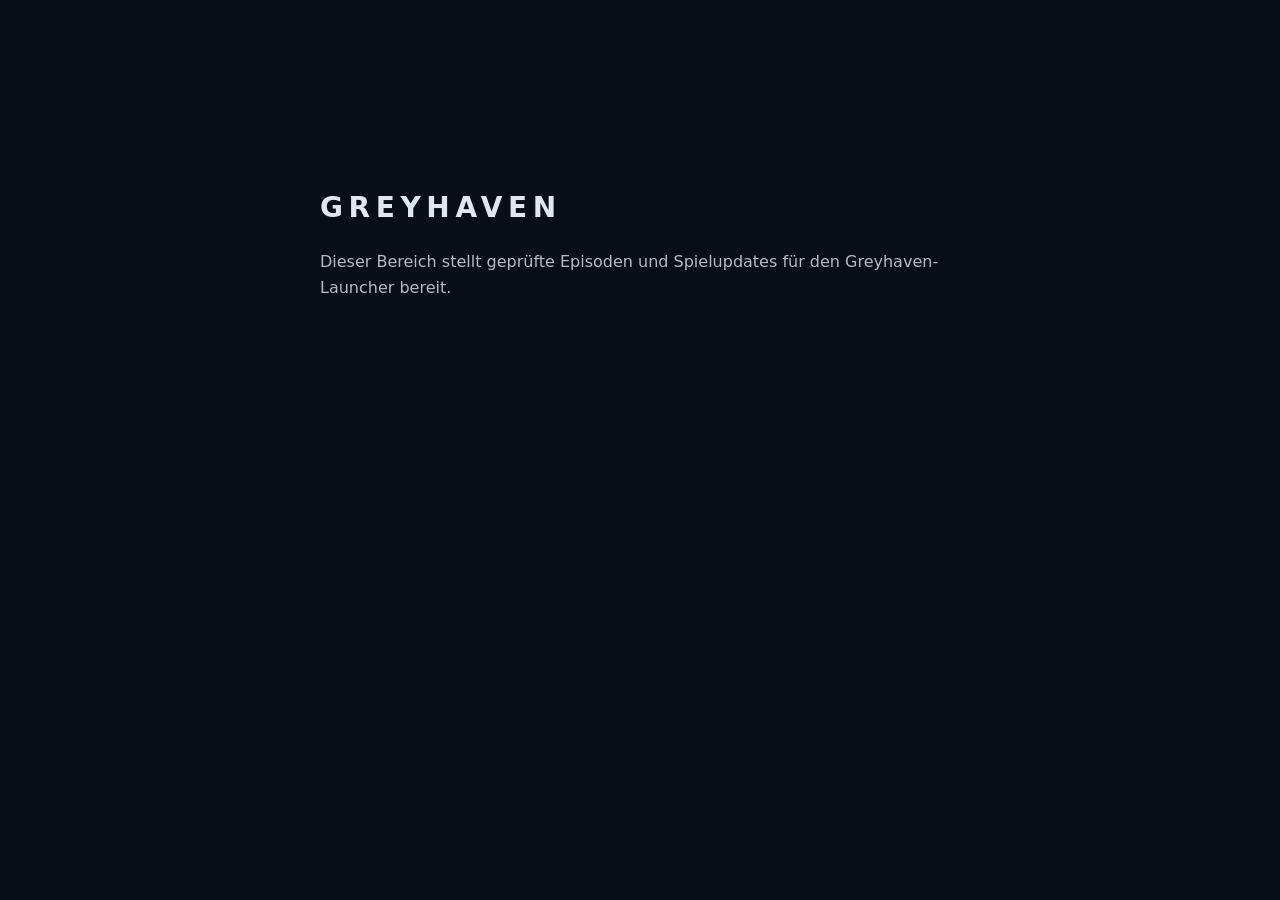
<file: index.html>
<!doctype html><html lang="de"><meta charset="utf-8"><meta name="viewport" content="width=device-width,initial-scale=1"><title>Greyhaven · Episoden-Updates</title><style>body{margin:0;background:#080e16;color:#dde7ef;font:16px/1.6 system-ui}main{max-width:640px;margin:15vh auto;padding:32px}h1{letter-spacing:.2em;font-size:28px}p{color:#afbdc9}</style><main><h1>GREYHAVEN</h1><p>Dieser Bereich stellt geprüfte Episoden und Spielupdates für den Greyhaven-Launcher bereit.</p></main></html>
</file>
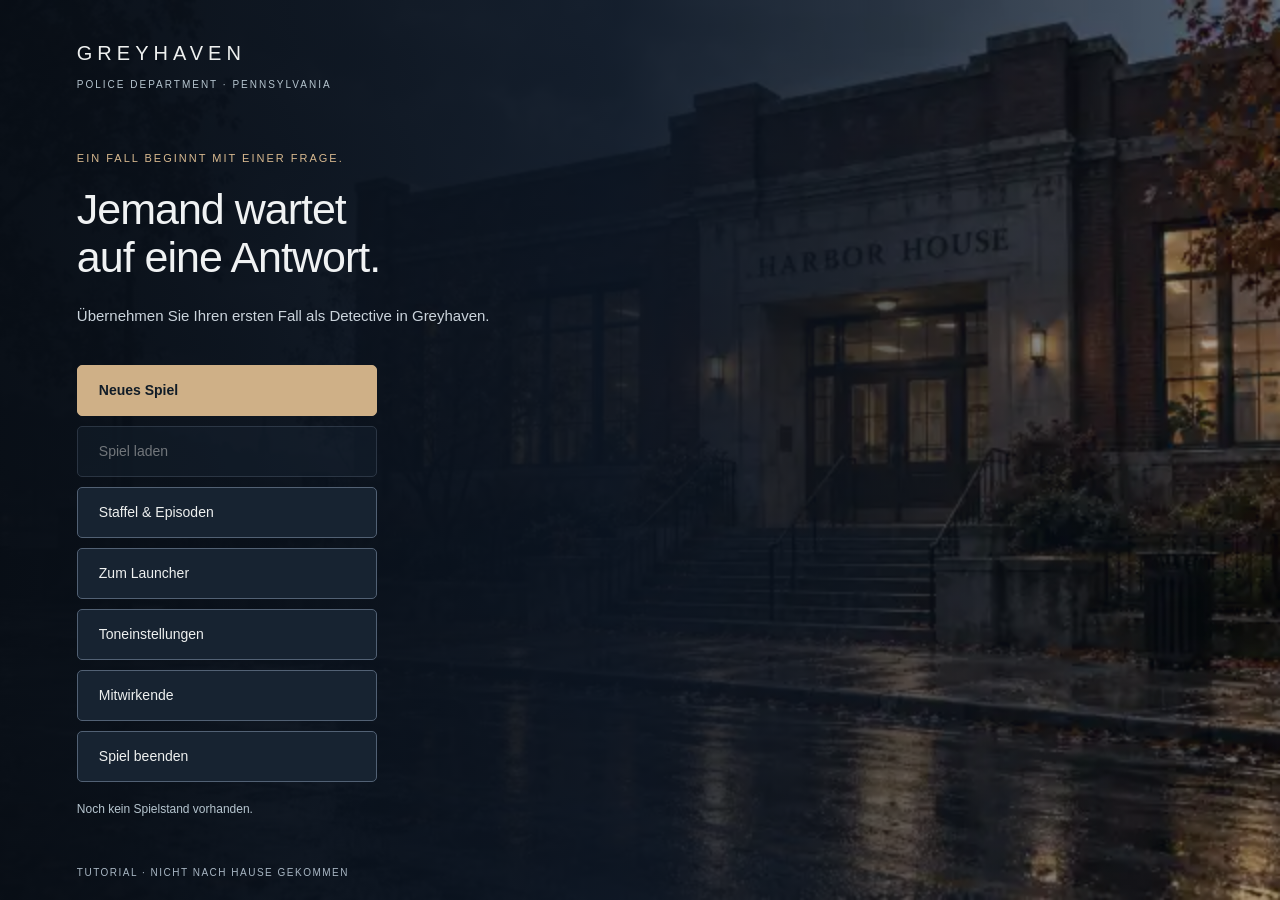
<file: episodes/tutorial-gh01/0.1.0/index.html>
<!doctype html><html lang="de"><head><meta charset="utf-8"><title>Greyhaven</title><meta name="viewport" content="width=device-width,initial-scale=1"><meta http-equiv="Content-Security-Policy" content="default-src 'self'; script-src 'self'; style-src 'self' 'unsafe-inline'; img-src 'self' data:; media-src 'self' data: blob:; connect-src 'self'; object-src 'none'; base-uri 'none'"><style>html,body{margin:0;background:#080e16;font-family:Segoe UI,sans-serif;height:100%;overflow:hidden}.cursor-interaction{cursor:pointer}#gh-desktop-study{height:100vh;border-radius:0!important}#gh-desktop-study .gh-stage{height:calc(100vh - 129px)!important}#gh-desktop-study .gh-design-panel{display:none!important}</style><script src="assets/lucide.js"></script><script src="profiles.js"></script></head><body><style>#gh-native-content{height:100%}#gh-native-content[aria-busy="true"]{visibility:hidden}#gh-native-loading{position:fixed;inset:0;z-index:99999;display:grid;place-content:center;text-align:center;color:#b7c8d8;background:radial-gradient(ellipse at center,#172637,#080e16 70%);letter-spacing:.12em}#gh-native-loading[hidden]{display:none}#gh-native-loading strong{font-size:28px;letter-spacing:.24em;color:#e4edf6}#gh-native-loading p{font-size:13px;letter-spacing:.04em}#gh-native-loading .pulse{width:120px;height:2px;margin:24px auto;background:#527691;animation:gh-start-pulse 1.5s ease-in-out infinite}@keyframes gh-start-pulse{50%{opacity:.2;transform:scaleX(.55)}}@media(prefers-reduced-motion:reduce){#gh-native-loading .pulse{animation:none}}</style><div id="gh-native-loading" role="status"><strong>GREYHAVEN</strong><div class="pulse"></div><p>Ermittlungssystem wird gestartet …</p></div><div id="gh-native-content" aria-busy="true" inert><div id="gh-desktop-study" aria-label="Greyhaven · Ermittlungssystem">
  <header class="gh-header">
    <div class="gh-brand"><span class="gh-seal"><i data-lucide="shield" aria-hidden="true"></i></span><div><strong>GREYHAVEN</strong><span>POLICE DEPARTMENT</span></div></div>
    <div class="gh-session"><span class="gh-led"></span> INTERNER ARBEITSPLATZ <span class="gh-separator">/</span> ERMITTLUNGEN</div>
    <button class="gh-menu-button cursor-interaction" data-main-menu>Hauptmenü</button>
  </header>
  <section class="gh-front" aria-label="Hauptmenü und Fallübergabe">
  <div class="gh-front-brand">GREYHAVEN <span>POLICE DEPARTMENT · PENNSYLVANIA</span></div>
  <div data-front-panel="menu" class="gh-front-content">
    <span class="gh-front-kicker">EIN FALL BEGINNT MIT EINER FRAGE.</span>
    <h1>Jemand wartet<br>auf eine Antwort.</h1>
    <p>Übernehmen Sie Ihren ersten Fall als Detective in Greyhaven.</p>
    <div data-profile-list aria-label="Spielerprofile"></div><nav class="gh-front-buttons" aria-label="Spielmenü"><button type="button" data-front-action="episodes" class="cursor-interaction">Staffel & Episoden</button><button type="button" data-launcher="true" class="cursor-interaction">Zum Launcher</button><button type="button" data-sound-toggle class="cursor-interaction">Toneinstellungen</button>
      <button type="button" data-front-action="new" class="gh-front-primary cursor-interaction">Neues Spiel</button>
      <button type="button" data-front-action="load" class="cursor-interaction" disabled>Spiel laden</button>
      <button type="button" data-front-action="credits" class="cursor-interaction">Mitwirkende</button>
      <button type="button" data-front-action="exit" class="cursor-interaction">Spiel beenden</button>
    </nav>
    <p class="gh-front-small" data-save-label>Noch kein Spielstand vorhanden.</p>
  </div>
  
  
  <div data-front-panel="credits" class="gh-front-content gh-credits" hidden>
    <span class="gh-front-kicker">GREYHAVEN · MITWIRKENDE UND QUELLEN</span><h1 tabindex="-1">Mitwirkende</h1>
    <dl class="gh-credits-list">
      <dt>Figuren</dt><dd>Renderpeople · lizenzierte Figurenaufnahmen<br>MakeHuman Community · Grundfigur unter CC0</dd>
      <dt>Kleidung von Jamie</dt><dd>Mindfront · Knitted Sweater 01<small>CC BY 4.0 · Für Jamie angepasst und dunkelblau eingefärbt; die mitgelieferte Stoffstruktur bleibt erhalten.<br>Quelle: makehumancommunity.org<br>Lizenz: creativecommons.org/licenses/by/4.0/</small></dd>
      <dt>Umgebungen und Requisiten</dt><dd>Poly Haven · Modelle und Oberflächen unter CC0</dd>
      <dt>Originalmusik</dt><dd>„Greyhaven – Regen am Fenster“<br>„Greyhaven – Spurenraum“<br>„Greyhaven – Einsatzleitung“<br>„Greyhaven – Mensch hinter der Spur“<br>„Greyhaven – Zwischen den Daten“<small>Produziert mit Suno.</small></dd>
      <dt>Deutsche Sprachaufnahmen</dt><dd>Produziert mit ElevenLabs.</dd>
    </dl>
    <button type="button" data-front-action="menu" class="gh-front-back cursor-interaction">Zurück zum Hauptmenü</button>
  </div>
  <section data-front-panel="episodes" class="gh-front-content" hidden><small>STAFFEL 01 · GREYHAVEN</small><h1>Ihre Fälle</h1><p>Jeder abgeschlossene Fall öffnet die nächste Episode.</p><div data-episode-grid></div><button data-front-action="menu" class="gh-flow-button cursor-interaction">Zurück zum Hauptmenü</button></section><div data-front-panel="name" class="gh-front-content" hidden>
    <span class="gh-front-kicker">IHR ERSTER EIGENER FALL</span><h1>Willkommen, Detective.</h1>
    <p>Die Ausbildung liegt hinter Ihnen. Heute übernehmen Sie zum ersten Mal die Leitung einer Ermittlung. Detective Mara Ellis begleitet Sie.</p>
    <form id="gh-new-game"><label for="gh-detective-name">Wie heißt Ihre Spielfigur?</label><input id="gh-detective-name" name="detective" maxlength="32" required autocomplete="off" placeholder="Vor- oder Nachname"><p data-new-warning class="gh-front-small"></p><button class="gh-front-primary cursor-interaction" type="button">Fallübergabe beginnen</button></form>
    <button type="button" data-front-action="menu" class="gh-front-back cursor-interaction">Zurück zum Hauptmenü</button>
  </div>
  <div data-front-panel="briefing" class="gh-front-content gh-briefing" hidden>
    <span class="gh-front-kicker">PROLOG · GH-026-001 · 16:20 UHR</span><h1>Nicht nach Hause gekommen</h1>
    <div class="gh-brief-person"><img data-art="jamie" alt="Vermisstenfoto von Jamie Bennett"><div><h2>Jamie Bennett, 11</h2><p>Nach dem Zeichenkurs im Harbor House nicht am vereinbarten Treffpunkt erschienen.</p><span>Greyhaven, Pennsylvania</span></div></div>
    <div class="gh-brief-dialogue"><span>CAPTAIN EVELYN WARD · FALLÜBERGABE</span><p data-brief-greeting></p><p>„Seine Mutter Rachel hat um 16:10 die Vermisstenanzeige aufgegeben. Bei der Aufnahme hat sie bereits erste Angaben gemacht und den Nachrichtenverlauf gesichert. Beides liegt in Ihrer Fallakte: die Erstaufnahme A-001 und das Beweisstück E-001.“</p><p>„Das ist unser Ausgangspunkt. Wir wissen noch nicht, wohin Jamie gegangen ist. Lesen Sie zunächst, was seine Mutter tatsächlich gesagt hat. Ellis zeigt Ihnen anschließend, wie Sie den Außendienst beauftragen.“</p></div>
    <button data-intro-replay type="button" class="cursor-interaction">Fallübergabe erneut ansehen</button><button type="button" data-front-action="begin" class="gh-front-primary cursor-interaction">Dienstrechner öffnen</button>
  </div>
  <div data-front-panel="exit" class="gh-front-content" hidden><span class="gh-front-kicker">DIENST UNTERBROCHEN</span><h1>Bis zum nächsten Mal.</h1><p>Die Vorschau ist beendet. Diese Ansicht kann das Codex-Fenster nicht schließen. Ein vorhandener Spielstand bleibt erhalten.</p><button type="button" data-front-action="menu" class="gh-front-primary cursor-interaction">Zum Hauptmenü</button></div>
  <div class="gh-front-footer">TUTORIAL · NICHT NACH HAUSE GEKOMMEN</div>
</section>
<aside class="gh-guidance" aria-label="Einführung durch Ellis" hidden><div><span>ELLIS · EINFÜHRUNG</span><p data-guide-text></p></div><div data-guide-actions></div><button type="button" data-guide="skip" class="cursor-interaction gh-guide-skip">Einführung überspringen</button></aside>

<main class="gh-stage" aria-label="Desktop mit frei verschiebbaren Fenstern">
    <div class="gh-wallpaper" aria-hidden="true"><i data-lucide="shield" aria-hidden="true"></i><span>TO SERVE. TO PROTECT.</span><small>GREYHAVEN · PENNSYLVANIA</small></div>
    <nav class="gh-shortcuts" aria-label="Programme">
      <button data-open="case" class="cursor-interaction"><i data-lucide="folder-open" aria-hidden="true"></i><span>Fallakte</span></button>
      <button data-open="chat" class="cursor-interaction"><i data-lucide="messages-square" aria-hidden="true"></i><span>Kommunikation</span></button>
      <button data-open="evidence" class="cursor-interaction"><i data-lucide="fingerprint" aria-hidden="true"></i><span>Beweise</span></button>
      <button data-open="board" class="cursor-interaction"><i data-lucide="network" aria-hidden="true"></i><span>Ermittlungsboard</span></button>
    </nav>
    <section class="gh-window" data-window="case" aria-label="Fallakte">
      <div class="gh-titlebar"><button class="gh-drag cursor-interaction" aria-label="Fallakte verschieben. Alternativ Pfeiltasten verwenden."><i data-lucide="folder-open" aria-hidden="true"></i><span>Fallakte <span class="gh-dim">/ GH-026-001</span></span></button><div class="gh-window-actions"><button data-action="min" aria-label="Fallakte minimieren" class="cursor-interaction"><i data-lucide="minus" aria-hidden="true"></i></button><button data-action="max" aria-label="Fallakte maximieren oder wiederherstellen" class="cursor-interaction"><i data-lucide="square" aria-hidden="true"></i></button><button data-action="close" aria-label="Fallakte schließen" class="cursor-interaction"><i data-lucide="x" aria-hidden="true"></i></button></div></div>
      <div class="gh-window-body gh-case-body">
  <div class="gh-case-hero">
    <img data-art="exterior" alt="Harbor House an einem regnerischen Nachmittag" class="gh-hero-image">
    <div class="gh-hero-shade"></div>
    <div class="gh-case-eyebrow"><span>EPISODE 00 <span class="gh-eyebrow-dot">/</span> GREYHAVEN</span><span class="gh-status">VERMISST</span></div>
    <div class="gh-hero-title"><p>FALL GH-026-001</p><h1>Nicht nach Hause<br>gekommen.</h1></div>
    <button class="gh-hero-open cursor-interaction" data-media="exterior" aria-label="Standortfoto Harbor House groß öffnen"><i data-lucide="expand" aria-hidden="true"></i></button>
  </div>
  <div class="gh-case-content"><button data-intro-replay class="gh-flow-button cursor-interaction">Fallübergabe ansehen</button>
    <div class="gh-person"><button class="gh-portrait-button cursor-interaction" data-media="jamie" aria-label="Vermisstenfoto Jamie Bennett groß öffnen"><img data-art="jamie" alt="Jamie Bennett, fiktives Vermisstenfoto"><span><i data-lucide="expand" aria-hidden="true"></i></span></button><div><span class="gh-person-label">VERMISSTE PERSON</span><h2>Jamie Bennett</h2><p>11 Jahre <span class="gh-eyebrow-dot">·</span> Greyhaven, PA</p><span class="gh-source">Letzter bekannter Aufenthalt<br><strong>Harbor House</strong></span></div></div>
    <button class="gh-statement-entry cursor-interaction" data-doc="mother"><span>Aussage der Mutter öffnen<small>A-001 · Rachel Bennett · vollständige Erstaufnahme</small></span><span aria-hidden="true">↗</span></button>
    <div class="gh-case-tabs" role="tablist" aria-label="Bereiche der Fallakte"><button role="tab" aria-selected="true" data-case-tab="overview" class="cursor-interaction">Überblick</button><button role="tab" aria-selected="false" data-case-tab="people" class="cursor-interaction">Personen</button><button role="tab" aria-selected="false" data-case-tab="log" class="cursor-interaction">Verlauf</button><button role="tab" aria-selected="false" data-case-tab="operations" class="cursor-interaction">Aufträge &amp; Berichte</button></div>
    <div class="gh-case-panel" data-case-panel="overview"><h3>Er ist nicht am Treffpunkt erschienen.</h3><p>Nach dem Zeichenkurs konnte Rachel Bennett ihren Sohn nicht finden. Eine Nachricht von seinem Handy kündigt einen Besuch bei einem Freund an.</p><button class="gh-document gh-image-document cursor-interaction" data-open="evidence"><span class="gh-screenshot-thumb"><img data-art="phone" alt="Vorschau des Handy-Screenshots"></span><span><small>DIGITALER BELEG · E-001</small><strong>Der Nachrichtenverlauf</strong><small>Screenshot · von der Mutter übermittelt</small></span><i data-lucide="arrow-up-right" aria-hidden="true"></i></button></div>
<div class="gh-case-panel" data-case-panel="operations" hidden><div data-flow-queue></div><p data-flow-idle>Kein laufender Auftrag.</p><div class="gh-document-list" data-flow-docs></div><div data-preview-end hidden></div></div>

    <div class="gh-case-panel" data-case-panel="people" hidden><div class="gh-record"><span class="gh-avatar">RB</span><div><strong>Rachel Bennett</strong><p>Mutter · meldende Person</p></div><button class="gh-meta cursor-interaction" data-doc="mother">Aussage öffnen ↗</button></div><div class="gh-record"><span class="gh-avatar">OB</span><div><strong>Owen Bennett</strong><p>Vater · lebt getrennt</p></div><button class="gh-meta cursor-interaction" data-prepare="family">Rückfrage vorbereiten ↗</button></div></div>
    <div class="gh-case-panel" data-case-panel="log" hidden><ol class="gh-history"><li><time>16:10</time><div><strong>Vermisstenmeldung eingegangen</strong><p>Rachel Bennett meldet ihren Sohn als vermisst.</p></div></li><li><time>16:20</time><div><strong>Fall übernommen</strong><p>Detective Morgan · Begleitung durch Detective Ellis</p></div></li></ol></div>
  </div>
</div><button class="gh-resize cursor-interaction" aria-label="Größe der Fallakte ändern. Alternativ Pfeiltasten verwenden."><i data-lucide="grip" aria-hidden="true"></i></button>
    </section>
    <section class="gh-window" data-window="chat" aria-label="Kommunikation" hidden>
      <div class="gh-titlebar"><button class="gh-drag cursor-interaction" aria-label="Kommunikation verschieben. Alternativ Pfeiltasten verwenden."><i data-lucide="messages-square" aria-hidden="true"></i><span>Kommunikation</span></button><div class="gh-window-actions"><button data-action="min" aria-label="Kommunikation minimieren" class="cursor-interaction"><i data-lucide="minus" aria-hidden="true"></i></button><button data-action="max" aria-label="Kommunikation maximieren oder wiederherstellen" class="cursor-interaction"><i data-lucide="square" aria-hidden="true"></i></button><button data-action="close" aria-label="Kommunikation schließen" class="cursor-interaction"><i data-lucide="x" aria-hidden="true"></i></button></div></div>
      <div class="gh-window-body gh-chat-body">
        <div class="gh-contact-tabs" aria-label="Kontakte"><button data-contact="ellis" class="cursor-interaction" aria-pressed="true">Ellis</button><button data-contact="ortiz" class="cursor-interaction" aria-pressed="false">Außendienst</button><button data-contact="digital" class="cursor-interaction" aria-pressed="false">Recherche</button><button data-contact="lab" class="cursor-interaction" aria-pressed="false">Labor</button><button data-contact="medical" class="cursor-interaction" aria-pressed="false">Medizin</button></div>
        <div class="gh-contact"><span class="gh-avatar" data-avatar>ME</span><div><strong data-contact-name>Detective Mara Ellis</strong><span data-contact-role>Ermittlungen · Mentorin</span></div><span class="gh-presence">Erreichbar</span></div>
        <div class="gh-messages" aria-live="polite"></div>
        <div data-decision hidden></div><div class="gh-chat-task" data-flow-queue hidden></div><div class="gh-composer"><label for="gh-example-message">IHRE NACHRICHT</label><textarea id="gh-example-message" rows="2" maxlength="350" placeholder="Frage oder Auftrag eingeben …">Verstanden. Ich sehe mir die Vermisstenmeldung an.</textarea><div class="gh-suggestions" hidden></div><div class="gh-compose-tools"><button class="gh-compose-link cursor-interaction" data-show-suggestions>Aufträge vorbereiten</button><button class="gh-compose-link cursor-interaction" data-open="evidence"><i data-lucide="paperclip" aria-hidden="true"></i>Beweise ansehen</button><button class="gh-send cursor-interaction">Senden<i data-lucide="arrow-up" aria-hidden="true"></i></button></div></div>
      </div><button class="gh-resize cursor-interaction" aria-label="Größe der Kommunikation ändern. Alternativ Pfeiltasten verwenden."><i data-lucide="grip" aria-hidden="true"></i></button>
    </section>
    <section class="gh-window" data-window="evidence" aria-label="Beweisverwaltung">
      <div class="gh-titlebar"><button class="gh-drag cursor-interaction" aria-label="Beweisverwaltung verschieben. Alternativ Pfeiltasten verwenden."><i data-lucide="fingerprint" aria-hidden="true"></i><span>Beweisverwaltung <span class="gh-dim">/ E-001</span></span></button><div class="gh-window-actions"><button data-action="min" aria-label="Beweisverwaltung minimieren" class="cursor-interaction"><i data-lucide="minus" aria-hidden="true"></i></button><button data-action="max" aria-label="Beweisverwaltung maximieren oder wiederherstellen" class="cursor-interaction"><i data-lucide="square" aria-hidden="true"></i></button><button data-action="close" aria-label="Beweisverwaltung schließen" class="cursor-interaction"><i data-lucide="x" aria-hidden="true"></i></button></div></div>
      <div class="gh-window-body gh-evidence-body">
  <div class="gh-evidence-heading"><div><span class="gh-kicker">DIGITALE BEWEISVERWALTUNG</span><h2>Nachrichten & Spuren</h2></div><span class="gh-status gh-neutral">E-001</span></div>
  <div class="gh-file-toolbar"><span><i data-lucide="image" aria-hidden="true"></i>IMG_1042.PNG</span><button data-media="phone" class="cursor-interaction"><i data-lucide="maximize-2" aria-hidden="true"></i>Original öffnen</button></div>
  <button class="gh-screenshot-view cursor-interaction" data-media="phone" aria-label="Vollständigen Screenshot öffnen und vergrößern"><img data-art="phone" alt="Screenshot vom Handy der Mutter: Ihre Nachricht um 15:58 fragt nach Jamie. Die Antwort um 16:03 lautet: Bin bei einem Freund. Du musst mich nicht abholen."><span class="gh-view-badge"><i data-lucide="zoom-in" aria-hidden="true"></i>Bild untersuchen</span></button>
  <button class="gh-flow-button cursor-interaction" data-doc="phone">Gesamten Verlauf lesbar öffnen</button><div data-inventory></div><div class="gh-evidence-caption"><span>Vollständiges Bild</span><span>Aufnahme des Nachrichtenverlaufs</span></div>
  <dl class="gh-details"><div><dt>Übermittelt von</dt><dd>Rachel Bennett</dd></div><div><dt>Quelle</dt><dd>Screenshot ihres Telefons</dd></div></dl>
  <button class="gh-primary cursor-interaction" data-pin><i data-lucide="pin" aria-hidden="true"></i>Auf dem Board ablegen<i data-lucide="arrow-up-right" aria-hidden="true"></i></button>
</div><button class="gh-resize cursor-interaction" aria-label="Größe der Beweisverwaltung ändern. Alternativ Pfeiltasten verwenden."><i data-lucide="grip" aria-hidden="true"></i></button>
    </section>
    <section class="gh-window" data-window="board" aria-label="Ermittlungsboard" hidden>
      <div class="gh-titlebar"><button class="gh-drag cursor-interaction" aria-label="Ermittlungsboard verschieben. Alternativ Pfeiltasten verwenden."><i data-lucide="network" aria-hidden="true"></i><span>Ermittlungsboard</span></button><div class="gh-window-actions"><button data-action="min" aria-label="Ermittlungsboard minimieren" class="cursor-interaction"><i data-lucide="minus" aria-hidden="true"></i></button><button data-action="max" aria-label="Ermittlungsboard maximieren oder wiederherstellen" class="cursor-interaction"><i data-lucide="square" aria-hidden="true"></i></button><button data-action="close" aria-label="Ermittlungsboard schließen" class="cursor-interaction"><i data-lucide="x" aria-hidden="true"></i></button></div></div>
      <div class="gh-window-body gh-board-body"><div class="gh-board-toolbar"><div><span class="gh-case-eyebrow">GH-026-001</span><h2>Was wissen wir?</h2></div><div class="gh-board-tabs"><button data-board-tab="pin" aria-pressed="true" class="cursor-interaction">Pinnwand</button><button data-board-tab="time" aria-pressed="false" class="cursor-interaction">Zeitleiste</button></div></div><div data-preview-end hidden></div>
<section class="gh-hypothesis-form" data-hypothesis-area>
  <h3>Schlussfolgerung begründen</h3><p>Wählen Sie eine Hypothese und die unmittelbar tragenden Quellen. Aussagen sind zunächst Aussagen; ein Motiv allein beweist keine Tat.</p>
  <label for="gh-conclusion">Ihre Schlussfolgerung</label><select id="gh-conclusion"><option value="">Schlussfolgerung auswählen …</option></select>
  <details><summary>Quellen auswählen</summary><div data-source-options></div></details>
  <button class="gh-flow-button cursor-interaction" data-hypothesis-check>Begründung prüfen</button><p data-hypothesis-feedback aria-live="polite"></p><div data-proved></div>
  <label for="gh-notes">Eigene Ermittlungsnotizen</label><textarea id="gh-notes" data-notes rows="3" maxlength="1500" placeholder="Was ist gesichert? Welche Frage ist noch offen?"></textarea>
</section><button data-handover class="gh-flow-button cursor-interaction">Offenen Fall übergeben</button><div data-handover-confirm hidden><p>Die nächste Schicht übernimmt. Dieses Ende verrät keine unbekannten Zusammenhänge. Sie können später weiter ermitteln.</p><button data-handover-confirmed class="gh-flow-button cursor-interaction">Jetzt offen übergeben</button><button data-handover-cancel class="gh-flow-button cursor-interaction">Weiter ermitteln</button></div><section class="gh-closure" data-closure></section>

<div class="gh-record-actions" data-board-report-links></div>
<div class="gh-pinboard" data-board-panel="pin"><article class="gh-pin-card"><img class="gh-pin-photo" data-art="jamie" alt="Jamie Bennett"><span class="gh-pin-category">PERSON</span><h3>Jamie Bennett</h3><p>Nach dem Zeichenkurs nicht am Treffpunkt erschienen.</p><small>Quelle: Rachel Bennett</small></article><div class="gh-link-line"><span>letzter bekannter Aufenthalt</span></div><article class="gh-pin-card"><img class="gh-pin-photo" data-art="exterior" alt="Harbor House"><span class="gh-pin-category">ORT</span><h3>Harbor House</h3><p>Nachbarschaftszentrum · Zeichenkurs</p><small>Überprüfung steht aus</small></article><article class="gh-pin-card gh-hypothesis"><span class="gh-pin-category">EIGENE FRAGE</span><h3>Wer hat Jamie zuletzt gesehen?</h3><p>Den Zeitraum nach Kursende rekonstruieren.</p></article><article class="gh-pin-card gh-pinned-evidence" hidden><img class="gh-pin-photo" data-art="phone" alt="Screenshot der Nachricht"><span class="gh-pin-category">BELEG · E-001</span><h3>Nachricht von Jamies Handy</h3><p>„Bin bei einem Freund.“</p><small>Verfasser ungeklärt</small></article></div><div data-board-panel="time" hidden><ol class="gh-history"><li><time>Nachmittags</time><div><strong>Zeichenkurs im Harbor House</strong><p>Teilnahme und Abfahrt noch zu überprüfen.</p></div></li><li><time>16:10</time><div><strong>Vermisstenmeldung</strong><p>Quelle: Eingang der Meldung</p></div></li><li><time>16:20</time><div><strong>Ermittlungen aufgenommen</strong><p>Detective Morgan übernimmt.</p></div></li></ol></div></div><button class="gh-resize cursor-interaction" aria-label="Größe des Ermittlungsboards ändern. Alternativ Pfeiltasten verwenden."><i data-lucide="grip" aria-hidden="true"></i></button>
    </section>
<section class="gh-window" data-window="records" aria-label="Aussagen und Berichte" hidden>
 <div class="gh-titlebar"><button class="gh-drag cursor-interaction" aria-label="Aussagen und Berichte verschieben. Alternativ Pfeiltasten verwenden."><i data-lucide="file-text" aria-hidden="true"></i><span>Aussagen und Berichte</span></button><div class="gh-window-actions"><button data-action="min" aria-label="Berichte minimieren" class="cursor-interaction"><i data-lucide="minus" aria-hidden="true"></i></button><button data-action="max" aria-label="Berichte maximieren oder wiederherstellen" class="cursor-interaction"><i data-lucide="square" aria-hidden="true"></i></button><button data-action="close" aria-label="Berichte schließen" class="cursor-interaction"><i data-lucide="x" aria-hidden="true"></i></button></div></div>
 <div class="gh-window-body gh-records-body"><label class="gh-kicker" for="gh-document-select">VERFÜGBARE UNTERLAGEN</label><select id="gh-document-select" aria-label="Dokument auswählen"></select><article data-record-content></article><div class="gh-record-actions" data-record-actions></div></div><button class="gh-resize cursor-interaction" aria-label="Berichtsfenster vergrößern. Alternativ Pfeiltasten verwenden."><i data-lucide="grip" aria-hidden="true"></i></button>
</section>
<div class="gh-flow-notification" role="status" aria-live="polite" hidden><span data-notification-text></span><button data-notification-open class="cursor-interaction">Bericht öffnen</button><button data-notification-dismiss class="cursor-interaction" aria-label="Benachrichtigung schließen">×</button></div>

<section class="gh-media-viewer" role="dialog" aria-modal="true" aria-label="Bildansicht" hidden>
  <header><div><span class="gh-kicker">BILDANSICHT</span><strong data-media-title>IMG_1042.PNG</strong></div><div class="gh-viewer-tools"><button data-zoom="out" aria-label="Bild verkleinern" class="cursor-interaction"><i data-lucide="zoom-out" aria-hidden="true"></i></button><button data-zoom="fit" class="cursor-interaction">Einpassen</button><button data-zoom="in" aria-label="Bild vergrößern" class="cursor-interaction"><i data-lucide="zoom-in" aria-hidden="true"></i></button><button data-media-close aria-label="Bildansicht schließen" class="cursor-interaction"><i data-lucide="x" aria-hidden="true"></i></button></div></header>
  <div class="gh-media-canvas"><img alt="" data-original-image></div>
  <footer><span data-media-description></span><span data-zoom-status aria-live="polite">Ansicht eingepasst</span></footer>
</section>

    <section class="gh-sound-panel" role="dialog" aria-label="Ton und Inszenierung" hidden>
  <header><h2>Ton & Inszenierung</h2><button data-sound-close class="cursor-interaction" aria-label="Toneinstellungen schließen">Schließen</button></header>
  <label><input type="checkbox" data-audio-enabled checked> Ton aktiv</label>
  <label>Hintergrundmusik <output data-volume-label="music">25 %</output><input type="range" data-volume="music" min="0" max="100" value="25"></label>
  <label>Umgebung & Regen <output data-volume-label="ambience">15 %</output><input type="range" data-volume="ambience" min="0" max="100" value="15"></label>
  <label>Effekte & Benachrichtigungen <output data-volume-label="effects">45 %</output><input type="range" data-volume="effects" min="0" max="100" value="45"></label>
  <label>Sprache <output data-volume-label="voice">80 %</output><input type="range" data-volume="voice" min="0" max="100" value="80"></label>
  <label><input type="checkbox" data-cinematics checked> Filmische Sequenzen</label>
  <p data-audio-status aria-live="polite">Ton startet nach Ihrer ersten Bedienung. Sprache nutzt eine lokale deutsche Systemstimme.</p>
  <button data-audio-test class="gh-flow-button cursor-interaction">Benachrichtigung testen</button>
</section>
<section class="gh-inbox" aria-label="Nachrichteneingang" hidden><header><h2>Eingang</h2><button data-inbox-read class="cursor-interaction">Als gelesen markieren</button></header><div data-inbox-items></div></section>
<section class="gh-cinema" role="dialog" aria-modal="true" aria-label="Filmische Sequenz" hidden>
  <video data-produced-film aria-label="Greyhaven Einführungsfilm" preload="metadata" hidden></video><canvas data-cinema-render aria-label="Animierte 3D-Szene"></canvas><img data-cinema-image alt="" hidden><div class="gh-cinema-shade"></div>
  <header><span data-cinema-label></span><div><button data-sound-toggle class="cursor-interaction">Ton</button><button data-cinema-pause class="cursor-interaction">Pause</button><button data-cinema-skip class="cursor-interaction">Überspringen</button></div></header>
  <div class="gh-cinema-caption"><small data-cinema-speaker></small><h2 data-cinema-title></h2><p data-cinema-subtitle aria-live="polite"></p><small data-cinema-voice></small></div>
  <footer><span data-cinema-step></span><button data-cinema-next class="cursor-interaction">Weiter</button></footer>
</section>

<section class="gh-ending" role="dialog" aria-modal="true" aria-label="Fallrekonstruktion" hidden>
  <header><span>GREYHAVEN · FALLREKONSTRUKTION</span><button data-ending="back" class="cursor-interaction">Zurück zur Akte</button></header>
  <div class="gh-ending-audio"><button data-ending="speak" class="cursor-interaction">Mit lokaler Stimme vorlesen</button><button data-ending="stop" class="cursor-interaction">Stopp</button><p data-speech-status aria-live="polite">Vorlesen benötigt eine lokal verfügbare deutsche Systemstimme.</p></div>
  <article data-ending-body></article>
</section>

<section class="gh-material-desk" role="dialog" aria-modal="true" aria-label="Ermittlungsmaterial" hidden>
 <header><div><small>GPD · GESICHERTES MATERIAL</small><h2 data-material-title></h2></div><button data-material-close class="gh-flow-button cursor-interaction">Zurück zum Desktop</button></header>
 <nav data-material-tabs></nav><div class="gh-material-layout"><div data-material-view></div><aside><small data-material-source></small><h3 data-material-detail-title>Material untersuchen</h3><p data-material-detail>Wählen Sie eine Ansicht und untersuchen Sie die markierten Bereiche.</p><div data-material-tools></div></aside></div>
</section>
<section class="gh-interview-desk" role="dialog" aria-modal="true" aria-label="Befragung per Übertragung" hidden>
 <header><div><small>GPD · BEFRAGUNG</small><h2 data-interview-title></h2></div><button data-interview-close class="gh-flow-button cursor-interaction">Gespräch verlassen</button></header>
 <div class="gh-interview-layout"><div class="gh-webcam"><img data-interview-image alt=""/><span data-interview-room></span><small>Bildübertragung · Gespräch wird durch die Befragerin vor Ort geführt</small></div><div class="gh-interview-conversation"><div data-interview-messages aria-live="polite"></div><div data-interview-questions></div><form data-interview-form><label for="gh-witness-question">Eigene Frage an die Befragerin</label><textarea id="gh-witness-question" rows="2" maxlength="350"></textarea><button class="gh-flow-button cursor-interaction" type="submit">Frage stellen</button></form><details><summary>Beleg vorlegen</summary><div data-interview-evidence></div></details></div></div>
</section>

<div class="gh-snap-preview" hidden aria-hidden="true"></div>
  </main>
  <footer class="gh-taskbar"><div class="gh-task-apps"><button class="gh-home cursor-interaction" data-home aria-label="Alle Fenster minimieren"><i data-lucide="shield" aria-hidden="true"></i></button><button data-open="case" class="cursor-interaction" aria-label="Fallakte öffnen"><i data-lucide="folder-open" aria-hidden="true"></i><span>Fallakte</span></button><button data-open="chat" class="cursor-interaction" aria-label="Kommunikation öffnen"><i data-lucide="messages-square" aria-hidden="true"></i><span>Chat</span></button><button data-open="evidence" class="cursor-interaction" aria-label="Beweisverwaltung öffnen"><i data-lucide="fingerprint" aria-hidden="true"></i><span>Beweise</span></button><button data-open="board" class="cursor-interaction" aria-label="Ermittlungsboard öffnen"><i data-lucide="network" aria-hidden="true"></i><span>Board</span></button><button data-open="records" class="cursor-interaction" aria-label="Aussagen und Berichte öffnen"><i data-lucide="file-text" aria-hidden="true"></i><span>Berichte</span></button></div><div class="gh-task-right"><button data-arrange class="cursor-interaction" aria-label="Fenster übersichtlich anordnen"><i data-lucide="panels-top-left" aria-hidden="true"></i><span>Anordnen</span></button><button data-sound-toggle class="cursor-interaction" aria-label="Toneinstellungen öffnen"><i data-lucide="volume-2" aria-hidden="true"></i></button><button data-bell class="cursor-interaction" aria-label="Nachrichteneingang"><i data-lucide="bell" aria-hidden="true"></i><b data-unread-count></b></button><button data-clock-pause class="cursor-interaction" aria-label="Fallzeit pausieren">Ⅱ</button><div class="gh-clock"><strong>16:20</strong><span>FALLZEIT</span></div></div></footer>
  <div class="gh-study-footer"><span>DETECTIVE MORGAN <span class="gh-dim">· Beispielprofil</span></span><span>Tutorial · vollständiger Fall</span></div>
</div>
<style>
#gh-desktop-study{--gh-bg:#0b1119;--gh-window:#141e2a;--gh-raised:#1b2937;--gh-line:#314252;--gh-text:#e2e8ec;--gh-muted:#a4b3c3;--gh-accent:#84b8c7;--gh-radius:9px;color:var(--gh-text);font-family:"Segoe UI",system-ui,sans-serif;font-size:13px;line-height:1.5;background:var(--gh-bg);border-radius:12px;overflow:hidden;isolation:isolate;color-scheme:dark}
#gh-desktop-study *{box-sizing:border-box}#gh-desktop-study [hidden]{display:none!important}#gh-desktop-study button,#gh-desktop-study textarea{font:inherit}#gh-desktop-study button{color:inherit;border:0;background:none}#gh-desktop-study button:focus-visible{outline:2px solid var(--gh-accent);outline-offset:-2px}#gh-desktop-study button:hover{background:#ffffff0a}#gh-desktop-study button:disabled{opacity:.6}#gh-desktop-study h1,#gh-desktop-study h2,#gh-desktop-study h3,#gh-desktop-study p{margin:0}#gh-desktop-study strong{font-weight:600}#gh-desktop-study svg{width:18px;height:18px;flex-shrink:0;stroke-width:1.6}#gh-desktop-study .gh-header{height:76px;display:flex;align-items:center;padding:0 24px;gap:32px;background:#101925;border-bottom:1px solid #263646;padding-right:100px}#gh-desktop-study .gh-brand{display:flex;align-items:center;gap:11px;white-space:nowrap}#gh-desktop-study .gh-seal{display:grid;place-items:center;color:#a8bbc8}#gh-desktop-study .gh-seal svg{width:29px;height:35px}#gh-desktop-study .gh-brand strong{font-size:15px;letter-spacing:3px;font-weight:500}#gh-desktop-study .gh-brand span:not(.gh-seal){display:block;font-size:9px;letter-spacing:2.2px;color:var(--gh-muted)}#gh-desktop-study .gh-session{display:flex;align-items:center;gap:9px;font-size:10px;letter-spacing:1.4px;color:var(--gh-muted)}#gh-desktop-study .gh-led{width:5px;height:5px;border-radius:50%;background:#91b6a6}#gh-desktop-study .gh-separator{color:#546271;margin:0 3px}#gh-desktop-study .gh-study{font-size:9px;letter-spacing:1.8px;color:#8da3b4;margin-left:auto;white-space:nowrap}#gh-desktop-study .gh-stage{height:646px;position:relative;background:radial-gradient(ellipse at 82% 30%,#172a37 0%,#101b27 42%,#0c131d 85%);overflow:hidden}#gh-desktop-study .gh-wallpaper{position:absolute;right:6%;top:15%;display:flex;align-items:center;flex-direction:column;color:#597284;opacity:.22;pointer-events:none}#gh-desktop-study .gh-wallpaper svg{width:180px;height:180px;stroke-width:.65}#gh-desktop-study .gh-wallpaper span{letter-spacing:4px;font-size:11px;margin-top:22px}#gh-desktop-study .gh-wallpaper small{font-size:9px;letter-spacing:2.8px;margin-top:7px}#gh-desktop-study .gh-shortcuts{position:absolute;left:8px;top:22px;display:flex;flex-direction:column;gap:12px;width:86px}#gh-desktop-study .gh-shortcuts button{display:flex;align-items:center;flex-direction:column;gap:8px;padding:10px 2px;border-radius:6px;font-size:10px;color:#b0becb}#gh-desktop-study .gh-shortcuts svg{width:27px;height:27px;color:#93adbc}#gh-desktop-study .gh-window{position:absolute;background:var(--gh-window);border:1px solid #3a4b5b;border-radius:var(--gh-radius);box-shadow:0 20px 65px #0008;overflow:hidden;display:flex;flex-direction:column;min-width:290px;min-height:270px}#gh-desktop-study .gh-window.gh-active{border-color:#5b7689;box-shadow:0 24px 70px #000a}#gh-desktop-study .gh-titlebar{height:39px;flex-shrink:0;display:flex;align-items:stretch;background:#1d2a38;border-bottom:1px solid #334453}#gh-desktop-study .gh-drag{display:flex;align-items:center;gap:9px;padding:0 11px;flex:1;min-width:0;cursor:grab;touch-action:none;text-align:left;font-size:11px;white-space:nowrap;overflow:hidden}#gh-desktop-study .gh-drag span{overflow:hidden;text-overflow:ellipsis}#gh-desktop-study .gh-drag svg{width:14px;height:14px;color:var(--gh-accent)}#gh-desktop-study .gh-drag:active{cursor:grabbing}#gh-desktop-study .gh-dim{color:var(--gh-muted)}#gh-desktop-study .gh-window-actions{display:flex;flex-shrink:0}#gh-desktop-study .gh-window-actions button{width:31px;display:grid;place-items:center}#gh-desktop-study .gh-window-actions svg{width:13px;height:13px}#gh-desktop-study .gh-window-actions button[data-action=close]:hover{background:#743b42}#gh-desktop-study .gh-window-body{flex:1;min-height:0;overflow:auto;scrollbar-width:thin;scrollbar-color:#405362 transparent}#gh-desktop-study .gh-case-body,#gh-desktop-study .gh-evidence-body{padding:25px 27px 30px}#gh-desktop-study .gh-case-eyebrow{display:flex;justify-content:space-between;align-items:center;gap:8px;color:var(--gh-muted);font-size:9px;letter-spacing:1.5px;margin-bottom:14px}#gh-desktop-study .gh-status{font-size:9px;letter-spacing:1.1px;padding:4px 7px;background:#4a3927;color:#f0c18e;border-radius:3px}#gh-desktop-study .gh-neutral{background:#293b49;color:#c1d2e0}#gh-desktop-study h1{font-weight:400;font-size:30px;line-height:1.16;letter-spacing:-.8px;color:#f0f2f3}#gh-desktop-study .gh-subtitle{margin-top:10px;font-size:11px;color:var(--gh-muted)}#gh-desktop-study .gh-person{display:flex;gap:14px;align-items:center;margin:22px 0 20px;padding-bottom:20px;border-bottom:1px solid var(--gh-line)}#gh-desktop-study .gh-monogram{width:49px;height:62px;display:grid;place-items:center;background:#243748;border:1px solid #415768;border-radius:3px;font-size:19px;font-weight:400;letter-spacing:1px;color:#b5c9d9;flex-shrink:0}#gh-desktop-study .gh-person h2{font-size:17px;font-weight:500;letter-spacing:-.2px}#gh-desktop-study .gh-person p{font-size:11px;color:#c2cdd5;margin:3px 0}#gh-desktop-study .gh-source{display:block;color:var(--gh-muted);font-size:10px}#gh-desktop-study .gh-case-tabs{display:flex;border-bottom:1px solid var(--gh-line);gap:18px;margin-bottom:18px}#gh-desktop-study .gh-case-tabs button{padding:0 0 9px;font-size:11px;border-bottom:2px solid transparent;color:var(--gh-muted)}#gh-desktop-study .gh-case-tabs button[aria-selected=true]{color:#e2edf2;border-color:var(--gh-accent)}#gh-desktop-study .gh-case-panel h3{font-size:12px;font-weight:500;margin-bottom:8px}#gh-desktop-study .gh-case-panel>p{color:#b8c5d0;font-size:12px;line-height:1.65}#gh-desktop-study .gh-document{width:100%;display:flex;align-items:center;gap:11px;border:1px solid #354959;border-radius:5px;text-align:left;padding:12px;margin-top:18px;background:#1c2a37}#gh-desktop-study .gh-document>span{flex:1}#gh-desktop-study .gh-document strong{display:block;font-size:11px;font-weight:500}#gh-desktop-study .gh-document small{display:block;font-size:10px;color:var(--gh-muted);margin-top:3px}#gh-desktop-study .gh-document>svg{color:var(--gh-accent)}#gh-desktop-study .gh-note{display:flex;align-items:flex-start;gap:8px;margin-top:16px;color:var(--gh-muted);font-size:11px}#gh-desktop-study .gh-note svg{width:14px;height:14px;margin-top:1px}#gh-desktop-study .gh-resize{position:absolute;bottom:0;right:0;width:21px;height:21px;display:grid;place-items:center;cursor:nwse-resize;touch-action:none;background:var(--gh-window);border-top-left-radius:6px}#gh-desktop-study .gh-resize svg{width:12px;height:12px;color:#7791a4}#gh-desktop-study .gh-chat-body{display:flex;flex-direction:column}#gh-desktop-study .gh-contact-tabs{display:flex;gap:6px;padding:10px 15px;border-bottom:1px solid var(--gh-line)}#gh-desktop-study .gh-contact-tabs button{font-size:11px;padding:4px 9px;color:var(--gh-muted);border-radius:4px}#gh-desktop-study .gh-contact-tabs button[aria-pressed=true]{background:#314354;color:#edf1f3}#gh-desktop-study .gh-contact{display:flex;align-items:center;gap:10px;padding:14px 17px;border-bottom:1px solid #2b3b49}#gh-desktop-study .gh-avatar{width:32px;height:32px;display:grid;place-items:center;flex-shrink:0;background:#31404f;color:#d3dee7;border-radius:7px;font-size:10px;letter-spacing:.6px}#gh-desktop-study .gh-contact>div{flex:1;min-width:0}#gh-desktop-study .gh-contact strong{display:block;font-size:12px;font-weight:500}#gh-desktop-study .gh-contact>div>span{display:block;font-size:10px;color:var(--gh-muted);margin-top:2px}#gh-desktop-study .gh-presence{font-size:9px;color:#acd0bd}#gh-desktop-study .gh-messages{padding:19px 18px;flex:1;min-height:110px;overflow:auto;scrollbar-width:thin;scrollbar-color:#405362 transparent}#gh-desktop-study .gh-message{margin-bottom:18px}#gh-desktop-study .gh-message-label{font-size:9px;color:var(--gh-muted);display:flex;gap:9px;align-items:center;margin-bottom:7px}#gh-desktop-study .gh-message-label strong{font-weight:500;color:#c4d4df}#gh-desktop-study .gh-message p{font-size:12px;line-height:1.65;color:#d4dee5}#gh-desktop-study .gh-message.gh-you{background:#243a49;padding:11px 12px;border-radius:7px;margin-left:24px}#gh-desktop-study .gh-inline-ref{margin-top:10px;display:inline-flex;gap:7px;align-items:center;border:1px solid #395264;border-radius:4px;padding:6px 8px;font-size:10px;color:#bddeec}#gh-desktop-study .gh-inline-ref svg{width:13px;height:13px}#gh-desktop-study .gh-composer{padding:12px 15px 16px;background:#182430;border-top:1px solid #354553}#gh-desktop-study .gh-composer label{font-size:9px;letter-spacing:1.2px;color:var(--gh-muted)}#gh-desktop-study .gh-composer textarea{width:100%;border:0;background:none;resize:none;color:#d6e1e7;font-size:12px;line-height:1.5;padding:7px 0;outline-offset:2px}#gh-desktop-study .gh-composer>div{display:flex;justify-content:space-between;gap:6px;align-items:center;margin-top:5px}#gh-desktop-study .gh-compose-link{display:flex;gap:5px;align-items:center;font-size:10px;color:var(--gh-muted);padding:5px 0}#gh-desktop-study .gh-compose-link svg{width:13px;height:13px}#gh-desktop-study .gh-send{display:flex;align-items:center;gap:7px;padding:7px 10px;border-radius:5px;background:#aac9d2;color:#162b35;font-size:10px;font-weight:600}#gh-desktop-study .gh-send:hover{background:#c8dfe5}#gh-desktop-study .gh-send svg{width:13px;height:13px}#gh-desktop-study .gh-record{display:flex;align-items:center;gap:10px;padding:13px 0;border-bottom:1px solid var(--gh-line);flex-wrap:wrap}#gh-desktop-study .gh-record strong{font-size:12px}#gh-desktop-study .gh-record p{font-size:11px;color:var(--gh-muted)}#gh-desktop-study .gh-meta{font-size:10px;color:var(--gh-muted);margin-left:auto}#gh-desktop-study .gh-history{list-style:none;padding:8px 0;margin:0}#gh-desktop-study .gh-history li{display:flex;gap:16px;padding:13px 0;border-bottom:1px solid var(--gh-line)}#gh-desktop-study .gh-history time{color:var(--gh-accent);min-width:65px;font-size:11px}#gh-desktop-study .gh-history strong{font-size:12px;font-weight:500}#gh-desktop-study .gh-history p{font-size:11px;color:var(--gh-muted);margin-top:5px}#gh-desktop-study .gh-evidence-body h2{font-weight:400;font-size:25px;line-height:1.2;letter-spacing:-.5px}#gh-desktop-study .gh-message-evidence{background:#202f3d;border:1px solid #354958;padding:20px;border-radius:7px;margin:22px 0}#gh-desktop-study .gh-message-evidence>div{display:flex;align-items:center;gap:8px;color:var(--gh-muted);font-size:11px}#gh-desktop-study blockquote{font-size:18px;line-height:1.5;font-weight:400;margin:20px 0 6px;color:#e1e9ed}#gh-desktop-study .gh-details{margin:0}#gh-desktop-study .gh-details>div{display:grid;grid-template-columns:90px 1fr;gap:12px;padding:9px 0;border-bottom:1px solid #2b3d4b;font-size:11px}#gh-desktop-study dt{color:var(--gh-muted)}#gh-desktop-study dd{margin:0}#gh-desktop-study .gh-primary{background:#adcbd4;color:#102633;display:flex;align-items:center;gap:8px;font-size:11px;padding:10px 13px;border-radius:5px;margin-top:20px}#gh-desktop-study .gh-primary:hover{background:#d0e2e7}#gh-desktop-study .gh-primary svg{width:14px;height:14px}#gh-desktop-study .gh-board-body{background:#13202a;padding:20px}#gh-desktop-study .gh-board-toolbar{display:flex;align-items:center;justify-content:space-between;gap:10px;margin-bottom:20px;flex-wrap:wrap}#gh-desktop-study .gh-board-toolbar .gh-case-eyebrow{margin-bottom:5px}#gh-desktop-study .gh-board-toolbar h2{font-size:20px;font-weight:400;letter-spacing:-.4px}#gh-desktop-study .gh-board-tabs{display:flex;gap:3px;background:#0e1720;padding:3px;border-radius:5px}#gh-desktop-study .gh-board-tabs button{font-size:11px;padding:6px 9px;border-radius:3px;color:var(--gh-muted)}#gh-desktop-study .gh-board-tabs button[aria-pressed=true]{background:#314554;color:#e5edf2}#gh-desktop-study .gh-pinboard{display:grid;grid-template-columns:1fr 1fr;gap:22px 28px;position:relative;padding:5px 0;align-items:start}#gh-desktop-study .gh-pin-card{position:relative;padding:16px;background:#233440;border:1px solid #415767;border-radius:4px;box-shadow:0 5px 12px #0003}#gh-desktop-study .gh-pin-category{display:block;font-size:9px;letter-spacing:1.4px;color:#a9c5d4;margin-bottom:12px}#gh-desktop-study .gh-pin-card h3{font-size:15px;font-weight:500;margin-bottom:7px}#gh-desktop-study .gh-pin-card p{font-size:11px;color:#c3d0d9}#gh-desktop-study .gh-pin-card small{display:block;font-size:10px;color:var(--gh-muted);margin-top:14px;border-top:1px solid #435564;padding-top:9px}#gh-desktop-study .gh-hypothesis{background:#39382c;border-color:#615e43}#gh-desktop-study .gh-hypothesis .gh-pin-category{color:#d0c697}#gh-desktop-study .gh-link-line{position:absolute;left:47%;top:65px;width:6%;height:1px;background:#9cb4c3}#gh-desktop-study .gh-link-line span{display:none}#gh-desktop-study .gh-taskbar{height:53px;display:flex;justify-content:space-between;align-items:center;gap:8px;background:#15212d;border-top:1px solid #344554;padding:0 12px}#gh-desktop-study .gh-task-apps,#gh-desktop-study .gh-task-right{display:flex;align-items:center;gap:5px}#gh-desktop-study .gh-taskbar button{height:37px;padding:0 11px;display:flex;align-items:center;gap:8px;border-radius:4px;font-size:11px;position:relative}#gh-desktop-study .gh-taskbar button.gh-running{background:#263949}#gh-desktop-study .gh-taskbar button.gh-running:after{content:"";position:absolute;bottom:0;left:35%;right:35%;height:2px;background:var(--gh-accent)}#gh-desktop-study .gh-taskbar button.gh-task-active{background:#354d60}#gh-desktop-study .gh-taskbar svg{width:17px;height:17px;color:#c0d2df}#gh-desktop-study .gh-home{margin-right:7px;border-right:1px solid #35495a!important;border-radius:0!important}#gh-desktop-study .gh-clock{padding:0 9px 0 14px;text-align:right;border-left:1px solid #35495a;margin-left:5px}#gh-desktop-study .gh-clock strong{display:block;font-size:13px;line-height:1.3;font-weight:500;font-variant-numeric:tabular-nums}#gh-desktop-study .gh-clock span{font-size:8px;letter-spacing:1.3px;color:var(--gh-muted)}#gh-desktop-study .gh-study-footer{display:flex;justify-content:space-between;gap:10px;padding:9px 17px;background:#0c141d;color:#91a4b4;font-size:9px;letter-spacing:.5px;flex-wrap:wrap}#gh-desktop-study .gh-snap-preview{position:absolute;top:0;bottom:0;width:50%;background:#8fc2d51a;border:1px solid #9ecddd80;z-index:10000;pointer-events:none}
@media(max-width:780px){#gh-desktop-study .gh-session{display:none}#gh-desktop-study .gh-header{height:65px;padding-left:18px}#gh-desktop-study .gh-shortcuts{width:73px;left:3px}#gh-desktop-study .gh-taskbar button{padding:0 8px}#gh-desktop-study .gh-taskbar button span{display:none}#gh-desktop-study .gh-study{margin-left:0}}
@media(max-width:540px){#gh-desktop-study .gh-header{padding-right:70px;gap:15px}#gh-desktop-study .gh-brand strong{font-size:12px;letter-spacing:2px}#gh-desktop-study .gh-brand span:not(.gh-seal){font-size:8px;letter-spacing:1.4px}#gh-desktop-study .gh-study{font-size:8px;letter-spacing:1px}#gh-desktop-study .gh-stage{height:650px}#gh-desktop-study .gh-window{inset:8px!important;width:calc(100% - 16px)!important;height:calc(100% - 16px)!important;min-width:0;display:none}#gh-desktop-study .gh-window.gh-active{display:flex}#gh-desktop-study .gh-resize{display:none}#gh-desktop-study .gh-case-body,#gh-desktop-study .gh-evidence-body{padding:21px 18px}#gh-desktop-study .gh-taskbar{padding:0 6px;gap:3px}#gh-desktop-study .gh-task-apps,#gh-desktop-study .gh-task-right{gap:1px}#gh-desktop-study .gh-taskbar button{padding:0 7px}#gh-desktop-study .gh-home{margin-right:2px}#gh-desktop-study .gh-clock{padding-left:8px;padding-right:2px;margin-left:3px}#gh-desktop-study .gh-pinboard{grid-template-columns:1fr;gap:15px}#gh-desktop-study .gh-link-line{display:none}#gh-desktop-study .gh-presence{font-size:8px}#gh-desktop-study .gh-dim{display:none}#gh-desktop-study .gh-study-footer{font-size:8px}#gh-desktop-study .gh-history{font-size:11px}#gh-desktop-study .gh-history li{gap:10px}#gh-desktop-study .gh-messages{padding:16px}}
@media(pointer:coarse){#gh-desktop-study .gh-taskbar button{min-width:35px;height:44px}#gh-desktop-study .gh-contact-tabs button,#gh-desktop-study .gh-board-tabs button{min-height:38px}#gh-desktop-study .gh-window-actions button{width:34px}#gh-desktop-study .gh-titlebar{height:44px}}
</style>
<style>
#gh-desktop-study{position:relative;--gh-bg:#090d12;--gh-window:#131a22;--gh-raised:#202933;--gh-line:#323b44;--gh-text:#eeeae3;--gh-muted:#acb2b9;--gh-accent:#d6ad7a;--gh-radius:13px;--gh-atmosphere:.52;border-radius:15px;background:#090d12;font-family:"Segoe UI",Arial,sans-serif}
#gh-desktop-study .gh-header{height:66px;background:#0e141b;border-bottom:1px solid #3d4148;gap:28px;padding-left:25px}
#gh-desktop-study .gh-brand strong{letter-spacing:4px;font-size:15px}#gh-desktop-study .gh-brand span:not(.gh-seal){font-size:9px;letter-spacing:2.6px;color:#b6afa5}#gh-desktop-study .gh-seal{color:#d9b481}#gh-desktop-study .gh-seal svg{width:29px!important;height:31px!important}
#gh-desktop-study .gh-session{font-size:10px;letter-spacing:1.5px;color:#9dabb7}#gh-desktop-study .gh-study{color:#d2b58f;border:1px solid #5a4d3c;border-radius:4px;padding:5px 8px;font-size:9px}
#gh-desktop-study .gh-stage{height:772px;background:#10151d;isolation:isolate}#gh-desktop-study .gh-stage:before{content:"";position:absolute;inset:0;z-index:-2;background-image:var(--gh-background-image);background-size:cover;background-position:60% center;opacity:var(--gh-atmosphere)}#gh-desktop-study .gh-stage:after{content:"";position:absolute;inset:0;z-index:-1;background:linear-gradient(90deg,#080e16d9,#0b172844 53%,#070d1988),linear-gradient(0deg,#080c15bd,transparent 58%);pointer-events:none}
#gh-desktop-study .gh-wallpaper{right:4%;top:auto;bottom:5%;color:#d4d9df;opacity:.65;align-items:flex-end}#gh-desktop-study .gh-wallpaper svg{display:none}#gh-desktop-study .gh-wallpaper span{letter-spacing:5px;font-size:11px}#gh-desktop-study .gh-wallpaper small{letter-spacing:3.5px;color:#c1b8aa}
#gh-desktop-study .gh-shortcuts{top:30px;gap:22px;left:5px;width:84px}#gh-desktop-study .gh-shortcuts button{font-size:10px;color:#e0e3e6;gap:11px;text-shadow:0 2px 6px #000}#gh-desktop-study .gh-shortcuts svg{width:24px!important;height:24px!important;color:#d5bea0;filter:drop-shadow(0 3px 5px #000)}
#gh-desktop-study .gh-window{border:1px solid #4f5358;background:#141a22;box-shadow:0 26px 65px #000c,0 0 0 1px #070b11;min-height:330px;border-radius:var(--gh-radius)}#gh-desktop-study .gh-window.gh-active{border-color:#a2896b;box-shadow:0 24px 65px #000d,0 0 0 1px #5f504144}#gh-desktop-study .gh-titlebar{height:41px;background:linear-gradient(#232c37,#1b232d);border-bottom:1px solid #394350}#gh-desktop-study .gh-drag{font-size:11px;gap:10px;padding-left:14px}#gh-desktop-study .gh-window-actions button{width:32px;color:#b8c0c8}#gh-desktop-study .gh-window-actions button[data-action=close]:hover{background:#713b3d}#gh-desktop-study .gh-resize{background:#151b22;color:#9d8b75}
#gh-desktop-study .gh-case-body{padding:0;background:#141a22}#gh-desktop-study .gh-case-hero{height:203px;position:relative;overflow:hidden;background:#242b30}#gh-desktop-study .gh-hero-image{display:block;width:100%;height:100%;object-fit:cover;object-position:center 55%;opacity:.88}#gh-desktop-study .gh-hero-shade{position:absolute;inset:0;background:linear-gradient(0deg,#10161cf5,transparent 95%),linear-gradient(90deg,#06101c88,transparent 90%)}#gh-desktop-study .gh-case-hero .gh-case-eyebrow{position:absolute;left:25px;right:25px;top:17px;font-size:10px;color:#e0d9ce;letter-spacing:1.7px}#gh-desktop-study .gh-status{background:#362920;color:#edc08b;border:1px solid #7d5a3a;letter-spacing:1.3px;font-size:9px;border-radius:4px;padding:4px 7px}#gh-desktop-study .gh-eyebrow-dot{padding:0 6px;color:#988570}#gh-desktop-study .gh-hero-title{position:absolute;bottom:20px;left:25px}#gh-desktop-study .gh-hero-title>p{font-size:9px;letter-spacing:2.4px;color:#c8b18f;margin-bottom:7px}#gh-desktop-study .gh-hero-title h1{font-size:34px;font-weight:500;line-height:1.08;letter-spacing:-1.1px;color:#f2ece1;text-shadow:0 2px 10px #0005}#gh-desktop-study .gh-hero-open{position:absolute;right:16px;bottom:17px;width:30px;height:30px;border:1px solid #778085;background:#18222e;border-radius:6px;display:grid;place-items:center;color:#d7e0e5}
#gh-desktop-study .gh-case-content{padding:0 25px 27px}#gh-desktop-study .gh-person{gap:17px;margin:0;padding:19px 0 18px;border-bottom:0;align-items:center}#gh-desktop-study .gh-portrait-button{width:91px;height:113px;padding:0;border:1px solid #8b8275;border-radius:5px;overflow:hidden;position:relative;flex-shrink:0;box-shadow:0 5px 13px #0005}#gh-desktop-study .gh-portrait-button img{width:100%;height:100%;object-fit:cover;display:block}#gh-desktop-study .gh-portrait-button>span{position:absolute;bottom:4px;right:4px;background:#12202be6;border-radius:4px;width:23px;height:23px;display:grid;place-items:center}#gh-desktop-study .gh-portrait-button svg{width:13px;height:13px}#gh-desktop-study .gh-person-label{display:block;letter-spacing:1.7px;font-size:9px;color:#c4a679;margin-bottom:7px}#gh-desktop-study .gh-person h2{font-size:23px;letter-spacing:-.6px;font-weight:500;color:#f0ede8}#gh-desktop-study .gh-person p{font-size:12px;margin:3px 0 9px;color:#c0c7cf}#gh-desktop-study .gh-source{font-size:10px;line-height:1.6;color:#949fab}#gh-desktop-study .gh-source strong{font-size:11px;font-weight:400;color:#d5dce0}#gh-desktop-study .gh-case-tabs{gap:25px;margin-bottom:16px;border-color:#333d48}#gh-desktop-study .gh-case-tabs button{font-size:12px;padding-bottom:10px}#gh-desktop-study .gh-case-tabs button[aria-selected=true]{color:#f2dfc1}#gh-desktop-study .gh-case-panel h3{font-size:14px;letter-spacing:-.1px;margin-bottom:7px;color:#e2e6e9}#gh-desktop-study .gh-case-panel>p{font-size:13px!important;color:#b5bec8;line-height:1.65}#gh-desktop-study .gh-image-document{background:#1c252f;border:1px solid #45505b;border-radius:7px;padding:10px;gap:13px;margin-top:17px}#gh-desktop-study .gh-image-document:hover{background:#26333e}#gh-desktop-study .gh-screenshot-thumb{height:61px;width:36px;flex:0 0 36px!important;overflow:hidden;border-radius:3px;background:#e7e9eb;box-shadow:0 3px 9px #0007}#gh-desktop-study .gh-screenshot-thumb img{width:100%;height:100%;object-fit:cover;display:block}#gh-desktop-study .gh-image-document strong{font-size:13px;margin:4px 0}#gh-desktop-study .gh-image-document small{font-size:10px;color:#aeb9c3;margin:0}#gh-desktop-study .gh-image-document small:first-child{font-size:9px;letter-spacing:1px;color:#c6a982}#gh-desktop-study .gh-image-document>svg{width:18px;height:18px}
#gh-desktop-study .gh-evidence-body{padding:20px 22px 24px;background:#141b24}#gh-desktop-study .gh-evidence-heading{display:flex;justify-content:space-between;align-items:center;gap:10px;margin-bottom:16px}#gh-desktop-study .gh-kicker{display:block;font-size:9px;letter-spacing:1.7px;color:#b3a08a;margin-bottom:5px}#gh-desktop-study .gh-evidence-heading h2{font-size:25px;letter-spacing:-.6px;font-weight:500;color:#eeebe5}#gh-desktop-study .gh-neutral{border-color:#4c535a;background:#28323d;color:#c4cbd3}#gh-desktop-study .gh-file-toolbar{display:flex;justify-content:space-between;align-items:center;gap:8px;margin-bottom:11px;font-size:10px;color:#abb6c0}#gh-desktop-study .gh-file-toolbar>span,#gh-desktop-study .gh-file-toolbar button{display:flex;align-items:center;gap:6px}#gh-desktop-study .gh-file-toolbar svg{width:13px;height:13px}#gh-desktop-study .gh-file-toolbar button{padding:5px 0;color:#d2b285;font-size:10px}
#gh-desktop-study .gh-screenshot-view{width:100%;height:337px;background:radial-gradient(ellipse,#273543,#10171f 75%);border:1px solid #384654;border-radius:8px;display:flex;align-items:center;justify-content:center;padding:14px;position:relative;overflow:hidden}#gh-desktop-study .gh-screenshot-view:hover{background:radial-gradient(ellipse,#314150,#111921 75%)}#gh-desktop-study .gh-screenshot-view>img{height:100%;max-width:100%;width:auto;object-fit:contain;box-shadow:0 9px 28px #0009;border-radius:3px}#gh-desktop-study .gh-view-badge{position:absolute;right:9px;bottom:9px;display:flex;gap:5px;align-items:center;padding:6px 8px;background:#222d38;border:1px solid #53606b;border-radius:5px;font-size:9px;color:#e0ddd7}#gh-desktop-study .gh-view-badge svg{width:13px;height:13px}#gh-desktop-study .gh-evidence-caption{display:flex;justify-content:space-between;color:#8c9ba9;font-size:9px;padding:7px 1px 10px}#gh-desktop-study .gh-details>div{font-size:11px;grid-template-columns:99px 1fr;padding:7px 0;border-color:#303c48}#gh-desktop-study .gh-primary{margin-top:17px;background:#d5b07d;color:#171b22;font-size:11px;font-weight:500;border-radius:5px;justify-content:center;width:100%;padding:10px 12px}#gh-desktop-study .gh-primary:hover{background:#e9cda5}#gh-desktop-study .gh-primary svg:last-child{margin-left:auto}
#gh-desktop-study .gh-contact-tabs{padding:10px 15px;background:#131b24;border-color:#313e4a}#gh-desktop-study .gh-contact-tabs button{font-size:11px;padding:5px 10px;border-radius:5px}#gh-desktop-study .gh-contact-tabs button[aria-pressed=true]{background:#39434b;color:#f5e3c9}#gh-desktop-study .gh-contact{background:#1c2632;padding:15px;border-color:#354352}#gh-desktop-study .gh-avatar{background:#3b3d3d;border:1px solid #6d665a;color:#e0c79f;border-radius:50%;width:37px;height:37px;font-size:11px}#gh-desktop-study .gh-contact strong{font-size:13px}#gh-desktop-study .gh-contact>div>span{font-size:10px}#gh-desktop-study .gh-presence{color:#b4cdb9}#gh-desktop-study .gh-messages{background:#151e28;padding:20px}#gh-desktop-study .gh-message p{font-size:13px;line-height:1.7;color:#d9e0e5}#gh-desktop-study .gh-message-label{font-size:10px;margin-bottom:9px}#gh-desktop-study .gh-message-label strong{color:#c7ae8c}#gh-desktop-study .gh-message.gh-you{background:#2a3541;border:1px solid #4e5660;border-radius:9px 9px 3px 9px;margin-left:20px}#gh-desktop-study .gh-inline-ref{font-size:11px;color:#e1c397;background:#26313b;border-color:#6d604c;padding:8px 10px;border-radius:5px}#gh-desktop-study .gh-composer{background:#202a35;border-color:#414b56;padding:13px 16px 16px}#gh-desktop-study .gh-composer textarea{font-size:13px;line-height:1.55}#gh-desktop-study .gh-send{background:#d4af7b;color:#181d24;font-size:11px;padding:8px 11px}#gh-desktop-study .gh-send:hover{background:#e4c99f}#gh-desktop-study .gh-compose-link{font-size:10px}
#gh-desktop-study .gh-board-body{background-color:#141c25;background-image:radial-gradient(#869db022 .8px,transparent .8px);background-size:16px 16px;padding:24px}#gh-desktop-study .gh-board-toolbar h2{font-size:24px;font-weight:500;color:#e9e2d6}#gh-desktop-study .gh-board-tabs button[aria-pressed=true]{background:#4a463d;color:#ecd5af}#gh-desktop-study .gh-pin-card{background:#252d36;border:1px solid #616364;border-radius:5px;box-shadow:0 8px 16px #0008;padding:13px}#gh-desktop-study .gh-pin-category{color:#d1b389}#gh-desktop-study .gh-pin-photo{width:100%;height:104px;object-fit:cover;object-position:center 35%;display:block;border-radius:2px;margin-bottom:11px}#gh-desktop-study .gh-pin-card h3{font-size:16px;color:#ede5d8}#gh-desktop-study .gh-pin-card p{font-size:12px;color:#c4cbd2}#gh-desktop-study .gh-pin-card small{border-color:#4c5761;font-size:10px}#gh-desktop-study .gh-hypothesis{background:#433e31;border-color:#776e52}#gh-desktop-study .gh-link-line{top:167px;background:#d4a978;height:2px}#gh-desktop-study .gh-pinned-evidence{display:flex;flex-direction:column}#gh-desktop-study .gh-pinned-evidence .gh-pin-photo{object-fit:contain;background:#131b24;height:123px}#gh-desktop-study .gh-taskbar{height:58px;background:#101820;border-color:#536170;padding:0 15px}#gh-desktop-study .gh-taskbar button{height:39px;border-radius:6px;font-size:11px;gap:9px;padding:0 12px}#gh-desktop-study .gh-taskbar button.gh-running{background:#28313b}#gh-desktop-study .gh-taskbar button.gh-task-active{background:#423f38;color:#f7debb}#gh-desktop-study .gh-taskbar button.gh-running:after{background:#cfa777}#gh-desktop-study .gh-taskbar svg{width:18px!important;height:18px!important;color:#d9c1a2}#gh-desktop-study .gh-clock strong{font-size:16px;color:#e5d2b8}#gh-desktop-study .gh-study-footer{background:#080e15;color:#aab4bd;font-size:9px;padding:10px 17px}
#gh-desktop-study .gh-media-viewer{position:absolute;inset:14px;z-index:20000;background:#111923;border:1px solid #a48e70;border-radius:12px;box-shadow:0 25px 70px #000e;display:flex;flex-direction:column;overflow:hidden}#gh-desktop-study .gh-media-viewer header{display:flex;align-items:center;justify-content:space-between;gap:10px;padding:15px 19px;background:#202a36;border-bottom:1px solid #45505e;flex-shrink:0}#gh-desktop-study .gh-media-viewer header strong{font-size:13px;font-weight:500}#gh-desktop-study .gh-viewer-tools{display:flex;align-items:center;gap:4px}#gh-desktop-study .gh-viewer-tools button{height:34px;padding:0 9px;background:#303b47;border:1px solid #56616c;border-radius:5px;display:flex;align-items:center;justify-content:center;font-size:11px}#gh-desktop-study .gh-viewer-tools svg{width:16px;height:16px}#gh-desktop-study .gh-media-canvas{flex:1;min-height:0;overflow:auto;position:relative;background:#080e15;scrollbar-width:thin;scrollbar-color:#5a6570 #111923;padding:18px;text-align:center}#gh-desktop-study .gh-media-canvas img{display:block;margin:0 auto;max-width:none;object-fit:contain;box-shadow:0 10px 40px #0009}#gh-desktop-study .gh-media-viewer footer{display:flex;justify-content:space-between;gap:10px;flex-wrap:wrap;padding:11px 18px;font-size:11px;color:#afb9c3;border-top:1px solid #3a4654}
@media(max-width:780px){#gh-desktop-study .gh-case-content{padding-left:20px;padding-right:20px}#gh-desktop-study .gh-hero-title{left:20px}#gh-desktop-study .gh-case-hero .gh-case-eyebrow{left:20px;right:20px}#gh-desktop-study .gh-taskbar button{padding:0 8px}}
@media(max-width:540px){#gh-desktop-study .gh-header{height:65px;padding-left:14px;gap:12px;padding-right:60px}#gh-desktop-study .gh-brand strong{font-size:12px;letter-spacing:2.4px}#gh-desktop-study .gh-brand span:not(.gh-seal){font-size:8px;letter-spacing:1.5px}#gh-desktop-study .gh-study{font-size:8px;padding:4px;letter-spacing:.6px}#gh-desktop-study .gh-seal svg{width:22px!important;height:25px!important}#gh-desktop-study .gh-stage{height:740px}#gh-desktop-study .gh-case-body{padding:0}#gh-desktop-study .gh-case-hero{height:189px}#gh-desktop-study .gh-hero-title h1{font-size:30px}#gh-desktop-study .gh-case-hero .gh-case-eyebrow{font-size:9px;gap:4px}#gh-desktop-study .gh-person{gap:12px}#gh-desktop-study .gh-portrait-button{width:77px;height:105px}#gh-desktop-study .gh-person h2{font-size:21px}#gh-desktop-study .gh-evidence-body{padding:18px 16px}#gh-desktop-study .gh-screenshot-view{height:352px}#gh-desktop-study .gh-file-toolbar{font-size:9px}#gh-desktop-study .gh-file-toolbar button{font-size:9px}#gh-desktop-study .gh-taskbar{padding:0 5px;gap:2px}#gh-desktop-study .gh-taskbar button{padding:0 7px}#gh-desktop-study .gh-taskbar .gh-clock{padding-left:7px}#gh-desktop-study .gh-clock strong{font-size:13px}#gh-desktop-study .gh-pin-photo{height:130px}#gh-desktop-study .gh-media-viewer{inset:6px}#gh-desktop-study .gh-media-viewer header{padding:12px;flex-wrap:wrap}#gh-desktop-study .gh-media-viewer footer{font-size:10px;padding:9px 12px}#gh-desktop-study .gh-media-canvas{padding:12px}#gh-desktop-study .gh-viewer-tools button{height:35px;padding:0 8px}#gh-desktop-study .gh-contact{padding:12px}#gh-desktop-study .gh-contact strong{font-size:12px}}
@media(prefers-reduced-motion:no-preference){#gh-desktop-study .gh-document,#gh-desktop-study .gh-shortcuts button,#gh-desktop-study .gh-taskbar button{transition:background .16s ease,border-color .16s ease}}
</style>

<style>
#gh-desktop-study .gh-statement-entry{margin:0 0 18px;background:#26333f;padding:12px 14px;border:1px solid #73634e;border-radius:6px;width:100%;text-align:left;display:flex;justify-content:space-between;gap:12px;align-items:center;font-size:13px;color:#f1d7b1}
#gh-desktop-study .gh-statement-entry small{display:block;font-size:11px;color:#b8c2cb;margin-top:3px}#gh-desktop-study .gh-record .gh-meta{color:#e8c595;text-decoration:underline;padding:7px;font-size:11px}
#gh-desktop-study .gh-case-tabs{gap:18px;flex-wrap:wrap}#gh-desktop-study .gh-case-tabs button{padding-bottom:8px}#gh-desktop-study .gh-records-body{padding:24px;background:#17212b}
#gh-desktop-study #gh-document-select{width:100%;padding:10px 12px;margin:3px 0 22px;border-radius:5px;background:#26333f;color:#eee9e2;border:1px solid #53616d;font:inherit;font-size:12px}
#gh-desktop-study [data-record-content] h2{font-size:23px;letter-spacing:-.4px;font-weight:500;margin:8px 0 10px;color:#f3e6d1}#gh-desktop-study [data-record-content] .gh-record-summary{padding:14px;margin:17px 0 22px;background:#243541;border-left:3px solid #cdaa76;color:#dee4e9;font-size:13px;line-height:1.65}
#gh-desktop-study [data-record-content] h3{margin:21px 0 7px;font-size:13px;color:#d2b48d;font-weight:500}#gh-desktop-study [data-record-content] p{font-size:13px;line-height:1.85;color:#ced5db;margin-bottom:12px}#gh-desktop-study [data-record-content] .gh-record-source{font-size:11px;color:#a5b2bc}
#gh-desktop-study .gh-record-actions{display:flex;flex-wrap:wrap;gap:9px;margin-top:23px;padding-top:18px;border-top:1px solid #41505c}#gh-desktop-study .gh-record-actions button,#gh-desktop-study .gh-queue button,#gh-desktop-study .gh-flow-button{background:#3e413f;border:1px solid #827253;color:#f4dfbd;border-radius:5px;padding:9px 12px;font-size:12px}
#gh-desktop-study .gh-queue{padding:12px;margin:0 0 16px;border:1px solid #4b5a67;border-radius:6px;background:#1e2b37}#gh-desktop-study .gh-queue h3{font-size:12px;margin:0 0 9px;color:#e6d2b3;font-weight:500}#gh-desktop-study .gh-queue p{font-size:12px;color:#c4cdd4;line-height:1.6;margin:5px 0 10px}#gh-desktop-study .gh-queue ul{padding:0;margin:0 0 11px;list-style:none}#gh-desktop-study .gh-queue li{display:flex;justify-content:space-between;gap:10px;font-size:11px;padding:8px 0;border-bottom:1px solid #405160}#gh-desktop-study .gh-queue li span:last-child{color:#d6b786;white-space:nowrap}#gh-desktop-study .gh-chat-task{padding:9px 15px;background:#1d2934;border-top:1px solid #44515d;flex-shrink:0}#gh-desktop-study .gh-chat-task .gh-queue{padding:0;margin:0;border:0;background:none}#gh-desktop-study .gh-chat-task .gh-queue h3{font-size:11px;margin:0 0 4px}#gh-desktop-study .gh-chat-task .gh-queue ul{margin-bottom:6px}#gh-desktop-study .gh-chat-task .gh-queue li{font-size:10px;padding:4px 0}#gh-desktop-study .gh-chat-task .gh-queue button{padding:6px 8px;font-size:11px}#gh-desktop-study .gh-composer textarea{resize:vertical;min-height:52px;max-height:100px}#gh-desktop-study .gh-composer .gh-compose-tools{display:flex;justify-content:space-between;align-items:center;gap:5px}#gh-desktop-study .gh-suggestions{display:flex;gap:6px;flex-wrap:wrap;margin:9px 0}#gh-desktop-study .gh-suggestions button{border:1px solid #5d6770;border-radius:5px;padding:5px 7px;font-size:11px;background:#2e3943;color:#e7d9c6}#gh-desktop-study .gh-composer label{font-size:10px}
#gh-desktop-study .gh-flow-notification{position:absolute;left:100px;right:18px;bottom:12px;z-index:11000;padding:12px 15px;border:1px solid #a0835b;border-radius:7px;background:#263443;box-shadow:0 7px 25px #000a;display:flex;align-items:center;gap:12px;color:#eee1cd;font-size:12px}#gh-desktop-study .gh-flow-notification>span{flex:1}#gh-desktop-study .gh-flow-notification button{padding:6px 9px;color:#171e27;background:#d3b17d;border-radius:4px;font-size:11px;white-space:nowrap}#gh-desktop-study .gh-flow-notification [data-notification-dismiss]{background:none;color:#d1d7dd;font-size:20px;padding:0 3px}
#gh-desktop-study .gh-document-list{display:flex;flex-direction:column;gap:8px;margin-top:16px}#gh-desktop-study .gh-document-list button{width:100%;text-align:left;padding:12px;background:#23313e;border:1px solid #42596b;border-radius:5px;color:#e4d2b4;font-size:12px}#gh-desktop-study .gh-document-list button small{display:block;font-size:10px;color:#b1bec8;margin-top:3px}
#gh-desktop-study .gh-hypothesis-form{margin:0 0 22px;padding:16px;background:#202d37;border:1px solid #64715e;border-radius:6px}#gh-desktop-study .gh-hypothesis-form summary{font-size:13px;color:#ecd6b3;cursor:pointer}#gh-desktop-study .gh-hypothesis-form label{display:block;font-size:12px;margin:12px 0 7px;color:#ced7dc}#gh-desktop-study .gh-hypothesis-form select{width:100%;background:#16212c;border:1px solid #60707d;color:#eae4db;padding:10px;border-radius:5px;font:inherit;font-size:12px;white-space:normal}#gh-desktop-study .gh-hypothesis-form .gh-evidence-option{display:flex;gap:9px;align-items:flex-start;font-size:12px;line-height:1.55}#gh-desktop-study .gh-hypothesis-form input{margin-top:4px;accent-color:#d4b17f}#gh-desktop-study .gh-hypothesis-form button{margin-top:12px}#gh-desktop-study .gh-hypothesis-feedback{font-size:12px;color:#e8d2ad;line-height:1.65;margin-top:12px}
#gh-desktop-study .gh-preview-end{background:#283a39;border:1px solid #638177;border-radius:7px;padding:17px;margin:15px 0;color:#dce8e3}#gh-desktop-study .gh-preview-end h3{font-size:15px;font-weight:500;margin-bottom:9px}#gh-desktop-study .gh-preview-end p{font-size:12px;line-height:1.7;color:#c0d1cb;margin:0}
@media(max-width:540px){#gh-desktop-study .gh-records-body{padding:18px}#gh-desktop-study .gh-flow-notification{left:10px;right:10px;bottom:7px;padding:10px;flex-wrap:wrap;gap:7px}#gh-desktop-study .gh-flow-notification>span{flex-basis:80%}#gh-desktop-study .gh-taskbar .gh-home{display:none}#gh-desktop-study .gh-case-tabs{gap:13px}#gh-desktop-study .gh-taskbar button{padding:0 7px}#gh-desktop-study .gh-chat-task .gh-queue li{font-size:11px}#gh-desktop-study .gh-composer textarea{font-size:16px}#gh-desktop-study [data-record-content] p{font-size:14px}}
#gh-desktop-study .gh-flow-notification{position:relative;inset:auto;margin:0;border-radius:0;border-left:0;border-right:0;box-shadow:none;z-index:auto}
</style>

<style>
#gh-desktop-study{position:relative}
#gh-desktop-study .gh-front{position:absolute;inset:0;z-index:100000;background:linear-gradient(90deg,#080e16fa 0%,#0b1523e6 48%,#09132044),var(--gh-background-image) center/cover;display:flex;flex-direction:column;padding:38px 6%;color:#eef0ef;overflow:auto}
#gh-desktop-study[data-front="true"]>.gh-header,#gh-desktop-study[data-front="true"]>.gh-stage,#gh-desktop-study[data-front="true"]>.gh-taskbar,#gh-desktop-study[data-front="true"]>.gh-study-footer,#gh-desktop-study[data-front="true"]>.gh-flow-notification{visibility:hidden}
#gh-desktop-study .gh-front-brand{letter-spacing:5px;font-size:20px;font-weight:500;margin-bottom:58px;padding-right:55px}
#gh-desktop-study .gh-front-brand span{display:block;font-size:10px;letter-spacing:2px;margin-top:9px;color:#b6c5cf}
#gh-desktop-study .gh-front-content{max-width:650px}
#gh-desktop-study .gh-front-kicker{display:block;color:#d8b98f;font-size:11px;letter-spacing:2px;margin-bottom:18px}
#gh-desktop-study .gh-front h1{font-size:43px;line-height:1.12;font-weight:500;letter-spacing:-1px;margin-bottom:23px;text-wrap:balance}
#gh-desktop-study .gh-front p{font-size:15px;line-height:1.65;color:#cbd4dc;max-width:540px;margin-bottom:16px}
#gh-desktop-study .gh-front-buttons{display:flex;flex-direction:column;gap:10px;max-width:300px;margin:36px 0 18px}
#gh-desktop-study .gh-front button{padding:14px 21px;text-align:left;border-radius:5px;background:#172331;border:1px solid #526174;font-size:14px;min-height:46px}
#gh-desktop-study .gh-front button.gh-front-primary{background:#cfb087;color:#111c27;border-color:#cfb087;font-weight:600}
#gh-desktop-study .gh-front button:hover{filter:brightness(1.12)}
#gh-desktop-study .gh-front button:disabled{opacity:.45;filter:none}
#gh-desktop-study .gh-front .gh-front-small{font-size:12px;color:#b6c5cf}
#gh-desktop-study .gh-front label{display:block;margin:26px 0 10px;font-size:14px}
#gh-desktop-study .gh-front input{display:block;width:100%;max-width:360px;padding:13px;background:#111e2a;color:#eee;border:1px solid #718293;border-radius:5px;font:inherit;font-size:16px;margin-bottom:14px}
#gh-desktop-study .gh-front .gh-front-back{margin-top:18px;border:0;background:transparent;padding-left:0}
#gh-desktop-study .gh-front-footer{font-size:10px;letter-spacing:1.5px;color:#a8b6c3;margin-top:auto;padding-top:30px}
#gh-desktop-study .gh-brief-person{display:flex;align-items:center;gap:19px;margin:20px 0}
#gh-desktop-study .gh-brief-person img{width:86px;height:112px;object-fit:cover;border-radius:4px}
#gh-desktop-study .gh-brief-person h2{font-size:22px;font-weight:500;margin-bottom:6px}
#gh-desktop-study .gh-brief-person p{font-size:13px;margin-bottom:7px}
#gh-desktop-study .gh-brief-person span{font-size:11px;color:#b2beca}
#gh-desktop-study .gh-brief-dialogue{border-left:2px solid #cbae86;padding-left:20px;margin-bottom:23px}
#gh-desktop-study .gh-brief-dialogue>span{display:block;letter-spacing:1px;color:#d8b98f;font-size:11px;margin-bottom:13px}
#gh-desktop-study .gh-brief-dialogue p{font-size:14px;line-height:1.55;margin-bottom:12px}
#gh-desktop-study .gh-guidance{display:flex;flex-wrap:wrap;align-items:center;gap:12px;padding:15px 24px;background:#263038;border-bottom:1px solid #b99b69;color:#e9e1d4}
#gh-desktop-study .gh-guidance>div:first-child{flex:1;min-width:210px}
#gh-desktop-study .gh-guidance span{font-size:10px;letter-spacing:1.3px;color:#e1bf90}
#gh-desktop-study .gh-guidance p{font-size:13px;line-height:1.5;margin-top:6px}
#gh-desktop-study .gh-guidance button{padding:10px 13px;border:1px solid #7b827d;border-radius:5px;font-size:12px;min-height:40px}
#gh-desktop-study .gh-guidance .gh-guide-skip{border:0;color:#bfc6c8;font-size:11px}
#gh-desktop-study .gh-menu-button{padding:7px 10px;border:1px solid #657382;border-radius:4px;font-size:11px;margin-left:auto}
@media(max-width:540px){#gh-desktop-study .gh-front{padding:27px 22px}#gh-desktop-study .gh-front-brand{font-size:17px;margin-bottom:34px;letter-spacing:3px}#gh-desktop-study .gh-front-brand span{font-size:9px;letter-spacing:1px}#gh-desktop-study .gh-front h1{font-size:32px}#gh-desktop-study .gh-front p{font-size:14px}#gh-desktop-study .gh-brief-dialogue p{font-size:13px}#gh-desktop-study .gh-guidance{padding:13px}#gh-desktop-study .gh-study{display:none}}
</style>

<style>
/* Product styles remain scoped; outer geometry is independent of image fitting. */
#gh-desktop-study .gh-contact-tabs{flex-wrap:wrap;gap:4px;padding:8px 12px;flex-shrink:0}
#gh-desktop-study .gh-contact-tabs button{padding:6px 8px;font-size:11px}
#gh-desktop-study .gh-chat-task{max-height:170px;overflow:auto;flex-shrink:0}
#gh-desktop-study .gh-queue ul{max-height:78px;overflow:auto;padding-right:5px}
#gh-desktop-study .gh-messages{min-height:145px}
#gh-desktop-study .gh-suggestions{max-height:170px;overflow:auto;align-items:stretch!important}
#gh-desktop-study .gh-suggestions button{text-align:left;white-space:normal;flex-shrink:0}
#gh-desktop-study [data-decision]{padding:12px;background:#4a3728;border-top:1px solid #b29163;max-height:170px;overflow:auto;flex-shrink:0}
#gh-desktop-study [data-decision] p{font-size:12px;margin-bottom:9px}
#gh-desktop-study [data-decision] button{padding:8px;border:1px solid #a69179;border-radius:4px;margin:3px;font-size:12px}
#gh-desktop-study .gh-hypothesis-form{margin-top:14px}
#gh-desktop-study .gh-hypothesis-form>p,#gh-desktop-study .gh-closure>p{font-size:12px;line-height:1.6;margin:10px 0;color:#c2cbd3}
#gh-desktop-study .gh-hypothesis-form select{max-width:100%;font-size:12px}
#gh-desktop-study .gh-hypothesis-form summary{padding:12px 0;font-size:13px}
#gh-desktop-study .gh-hypothesis-form details{margin-bottom:10px}
#gh-desktop-study [data-source-options]{max-height:260px;overflow:auto}
#gh-desktop-study .gh-evidence-option{display:flex!important;align-items:flex-start;gap:10px;padding:8px 0;font-size:12px!important}
#gh-desktop-study .gh-evidence-option input{margin-top:3px;accent-color:#cfb087;flex-shrink:0}
#gh-desktop-study [data-proved] p{font-size:12px;color:#bfd6bf;padding:5px 0}
#gh-desktop-study [data-notes]{width:100%;background:#101922;color:#e8e1d6;border:1px solid #465767;border-radius:4px;padding:10px;font:inherit;resize:vertical}
#gh-desktop-study .gh-closure{background:#1a2932;padding:18px;margin:18px 0;border-left:2px solid #c8ab81}
#gh-desktop-study .gh-phone-transcript{max-width:370px;margin:18px auto;background:#eceff3;color:#18212c;border-radius:14px;overflow:hidden;padding:0 14px 20px;box-shadow:0 10px 25px #0005}
#gh-desktop-study .gh-phone-transcript header{padding:15px;text-align:center;border-bottom:1px solid #c4cbd3;font-size:15px;margin:0 -14px 18px;color:#18212c}
#gh-desktop-study .gh-phone-row{max-width:85%;margin:12px 0}
#gh-desktop-study .gh-phone-row.mother{margin-left:auto}
#gh-desktop-study .gh-phone-row small{display:block;color:#566574;font-size:10px;margin-bottom:4px}
#gh-desktop-study .gh-phone-row p{background:#d1d9e1;padding:9px 12px;border-radius:12px;color:#142332;font-size:13px;line-height:1.5;margin:0}
#gh-desktop-study .gh-phone-row.mother p{background:#2165a4;color:#fff}
#gh-desktop-study [data-inventory]{display:flex;flex-direction:column;gap:8px;margin:20px 0}
#gh-desktop-study [data-inventory] button{text-align:left;padding:12px;border:1px solid #53616b;border-radius:5px}
#gh-desktop-study .gh-ending{position:absolute;inset:10px;z-index:40000;overflow:auto;background:#101a25;border:1px solid #8f846f;border-radius:10px;color:#e9e7e2;box-shadow:0 25px 60px #000b}
#gh-desktop-study .gh-ending>header{display:flex;justify-content:space-between;align-items:center;gap:12px;padding:17px 23px;background:#1b2937;font-size:11px;letter-spacing:1px}
#gh-desktop-study .gh-ending button{padding:9px 13px;border:1px solid #889191;border-radius:4px;font-size:12px;min-height:40px}
#gh-desktop-study .gh-ending-audio{padding:16px 26px;border-bottom:1px solid #3b4d5e}
#gh-desktop-study .gh-ending-audio p{font-size:11px;color:#b2c0cb;margin-top:8px}
#gh-desktop-study [data-ending-body]{padding:28px 7% 50px;max-width:840px;margin:auto}
#gh-desktop-study [data-ending-body] h1{font-size:33px;margin:13px 0 30px}
#gh-desktop-study [data-ending-body] h2{font-size:19px;color:#d8bb90;font-weight:500;margin:25px 0 10px}
#gh-desktop-study [data-ending-body] p{font-size:14px;line-height:1.8;color:#d4dce2}
@media(max-width:540px){#gh-desktop-study .gh-chat-task{max-height:145px}#gh-desktop-study .gh-messages{min-height:130px}#gh-desktop-study .gh-ending{inset:5px}#gh-desktop-study .gh-ending>header{padding:12px;flex-wrap:wrap}#gh-desktop-study .gh-ending-audio{padding:14px}#gh-desktop-study [data-ending-body]{padding:22px 18px}#gh-desktop-study .gh-compose-tools{flex-wrap:wrap}#gh-desktop-study .gh-case-tabs{flex-wrap:wrap}}

#gh-desktop-study .gh-sound-panel,#gh-desktop-study .gh-inbox{position:absolute;z-index:16000;right:14px;bottom:70px;width:min(360px,calc(100% - 28px));padding:22px;background:#17222e;border:1px solid #6b695e;border-radius:12px;box-shadow:0 20px 70px #0009;color:#e7e0d4}
#gh-desktop-study .gh-sound-panel{z-index:130000;max-height:calc(100% - 100px);overflow:auto}
#gh-desktop-study .gh-sound-panel header,#gh-desktop-study .gh-inbox header{display:flex;gap:12px;align-items:center;justify-content:space-between;margin-bottom:20px}
#gh-desktop-study .gh-sound-panel h2,#gh-desktop-study .gh-inbox h2{font-size:18px;font-weight:500}
#gh-desktop-study .gh-sound-panel label{display:block;margin:17px 0;font-size:13px}
#gh-desktop-study .gh-sound-panel input[type=range]{display:block;width:100%;margin-top:12px;accent-color:#d6ad7a}
#gh-desktop-study .gh-sound-panel input[type=checkbox]{accent-color:#d6ad7a;margin-right:8px}
#gh-desktop-study .gh-sound-panel output{float:right;color:#d6ad7a}
#gh-desktop-study .gh-sound-panel p{font-size:12px;line-height:1.6;color:#c2cbd2;margin-bottom:16px}
#gh-desktop-study .gh-inbox [data-inbox-items]{max-height:310px;overflow:auto}
#gh-desktop-study .gh-inbox-item{display:block!important;text-align:left;width:100%;padding:12px!important;border-bottom:1px solid #354453!important;font-size:12px}
#gh-desktop-study .gh-inbox-item small{display:block;color:#d6ad7a;margin-bottom:5px}
#gh-desktop-study [data-bell][data-unread=true]{background:#4c4030;color:#ffe0b5;box-shadow:0 0 12px #d6ad7a33}
#gh-desktop-study .gh-cinema{position:absolute;inset:0;z-index:120000;background:#080e15;color:#f3eee5;overflow:hidden;display:flex;flex-direction:column;justify-content:space-between}
#gh-desktop-study .gh-cinema>img{position:absolute;width:100%;height:100%;object-fit:cover;object-position:center;opacity:.9}
#gh-desktop-study .gh-cinema-shade{position:absolute;inset:0;background:linear-gradient(#000b,transparent 25%,#05091130 42%,#050911ee 90%)}
#gh-desktop-study .gh-cinema header,#gh-desktop-study .gh-cinema footer{position:relative;display:flex;justify-content:space-between;align-items:center;gap:12px;padding:26px 30px;background:#05091177;font-size:12px;letter-spacing:1px}
#gh-desktop-study .gh-cinema header{padding-right:95px}
#gh-desktop-study .gh-cinema button{padding:9px 12px;border:1px solid #9d9d9b44;border-radius:5px;letter-spacing:0}
#gh-desktop-study .gh-cinema-caption{position:relative;padding:35px 6%;margin-top:auto;width:min(800px,100%);text-shadow:0 2px 12px #000}
#gh-desktop-study .gh-cinema-caption small{display:block;letter-spacing:2px;color:#d6ad7a;font-size:11px;margin-bottom:15px}
#gh-desktop-study .gh-cinema-caption h2{font-size:34px;font-weight:500;margin-bottom:16px}
#gh-desktop-study .gh-cinema-caption p{font-size:18px;line-height:1.65;max-width:690px;margin-bottom:16px}
#gh-desktop-study .gh-cinema-caption [data-cinema-voice]{letter-spacing:0;color:#afbecb}
#gh-desktop-study[data-department=lab] .gh-chat-body{background:linear-gradient(135deg,#18333c55,#101923 65%)}
#gh-desktop-study[data-department=medical] .gh-chat-body{background:linear-gradient(135deg,#39302b55,#101923 65%)}
#gh-desktop-study[data-department=ortiz] .gh-chat-body{background:linear-gradient(135deg,#30293466,#101923 65%)}
@media(prefers-reduced-motion:no-preference){#gh-desktop-study .gh-cinema>img.gh-shot{animation:gh-shot-drift 16s ease-out both}@keyframes gh-shot-drift{from{transform:scale(1.015)}to{transform:scale(1.07)}}}
#gh-desktop-study .gh-cinema[data-paused=true]>img{animation-play-state:paused}
@media(max-width:540px){#gh-desktop-study .gh-cinema header,#gh-desktop-study .gh-cinema footer{padding:18px 12px;flex-wrap:wrap}#gh-desktop-study .gh-cinema header{padding-top:65px}#gh-desktop-study .gh-cinema-caption{padding:25px 20px}#gh-desktop-study .gh-cinema-caption h2{font-size:26px}#gh-desktop-study .gh-cinema-caption p{font-size:16px}#gh-desktop-study .gh-taskbar .gh-task-right button{padding:0 5px}#gh-desktop-study .gh-taskbar [data-arrange]{display:none}}

#gh-desktop-study .gh-cinema>canvas{position:absolute;inset:0;width:100%;height:100%}
#gh-desktop-study .gh-cinema [data-cinema-voice]{font-size:11px}

.gh-cinema video{position:absolute;inset:0;width:100%;height:100%;object-fit:contain;background:#000}.gh-cinema[data-film=produced] .gh-cinema-shade{background:linear-gradient(transparent 70%,#0008)}.gh-cinema[data-film=produced] .gh-cinema-caption{max-width:900px}.gh-cinema[data-film=produced] .gh-cinema-caption h2:empty{display:none}
#gh-desktop-study .gh-cinema[data-film=produced]{position:fixed;inset:0;background:#000}
#gh-desktop-study .gh-cinema[data-film=produced] .gh-cinema-shade{background:linear-gradient(transparent 80%,#0009)}
#gh-desktop-study[data-cinema-active=true] .gh-sound-panel{position:fixed;right:24px;bottom:24px;max-height:calc(100vh - 48px)}
#gh-desktop-study .gh-cinema[data-film=produced] header{position:absolute;inset:0 0 auto;padding:20px 28px;background:linear-gradient(#0008,transparent);transition:opacity .25s;z-index:1}
#gh-desktop-study .gh-cinema[data-film=produced] header button{background:#080e16dc;border-color:#d2dee34d;color:#f3f5f7;text-shadow:none;box-shadow:0 2px 12px #0003}
#gh-desktop-study .gh-cinema[data-film=produced] header button:hover{background:#253545;border-color:#d8b888}
#gh-desktop-study .gh-cinema[data-film=produced] header button:focus-visible{outline:2px solid #e3bc84;outline-offset:3px}
#gh-desktop-study .gh-cinema[data-film=produced][data-controls-hidden=true] header:not(:focus-within){opacity:0;pointer-events:none}
#gh-desktop-study .gh-cinema[data-film=produced] footer{display:none}
#gh-desktop-study .gh-cinema[data-film=produced] .gh-cinema-caption{position:absolute;bottom:max(26px,6vh);left:50%;transform:translateX(-50%);margin:0;padding:0 24px;width:min(1020px,100%);max-width:none;text-align:center;pointer-events:none}
#gh-desktop-study .gh-cinema[data-film=produced] .gh-cinema-caption p{max-width:none;line-height:1.5;margin-bottom:0;font-size:18px}
#gh-desktop-study .gh-cinema[data-film=produced] .gh-cinema-caption small{margin-bottom:10px;font-size:10px}
#gh-desktop-study .gh-cinema[data-film=produced] [data-cinema-voice]:empty{display:none}
@media(max-width:540px){#gh-desktop-study .gh-cinema[data-film=produced] header{padding:14px;gap:8px;flex-wrap:wrap}#gh-desktop-study .gh-cinema[data-film=produced] .gh-cinema-caption p{font-size:15px}}

#gh-desktop-study .gh-material-desk,#gh-desktop-study .gh-interview-desk{position:absolute;inset:0;background:#0c141df5;backdrop-filter:blur(15px);z-index:95000;display:flex;flex-direction:column;padding:24px;overflow:auto}
#gh-desktop-study .gh-material-desk>header,#gh-desktop-study .gh-interview-desk>header{display:flex;justify-content:space-between;gap:15px;align-items:center;border-bottom:1px solid #50616b;padding-bottom:17px;margin-bottom:16px}
#gh-desktop-study .gh-material-desk small,#gh-desktop-study .gh-interview-desk small{color:#9eafb9;font-size:10px;letter-spacing:1px}
#gh-desktop-study .gh-material-desk h2,#gh-desktop-study .gh-interview-desk h2{font-size:24px;font-weight:400}
#gh-desktop-study .gh-material-desk nav{display:flex;gap:8px;flex-wrap:wrap;margin-bottom:18px}
#gh-desktop-study .gh-material-layout{display:grid;grid-template-columns:minmax(0,1fr) 270px;gap:22px;min-height:0;flex:1}
#gh-desktop-study .gh-material-layout aside{border-left:1px solid #40525e;padding-left:20px;overflow:auto}
#gh-desktop-study .gh-material-layout aside h3{font-size:19px;margin:15px 0 10px}
#gh-desktop-study .gh-material-layout aside p{line-height:1.8;color:#d2dce2}
#gh-desktop-study [data-material-tools]{display:flex;flex-direction:column;gap:9px;margin-top:22px}
#gh-desktop-study .gh-photo-surface{position:relative;background:#060a0e;border:1px solid #40525e;border-radius:7px;overflow:hidden}
#gh-desktop-study .gh-photo-surface img{width:100%;display:block}
#gh-desktop-study .gh-photo-point{position:absolute;transform:translate(-50%,-50%);border:1px solid #d5b385;background:#0c1822d9;border-radius:50%;width:30px;height:30px;font-weight:600;box-shadow:0 0 0 5px #bca17922}
#gh-desktop-study .gh-photo-point[aria-pressed=true]{background:#d5b385;color:#0c1822}
#gh-desktop-study .gh-material-toolbar{display:flex;gap:8px;flex-wrap:wrap;margin:12px 0}
#gh-desktop-study .gh-lab-pair{display:grid;grid-template-columns:1fr 1fr;gap:16px}
#gh-desktop-study .gh-lab-sample{background:#17252e;border:1px solid #425764;border-radius:7px;padding:20px}
#gh-desktop-study .gh-lab-sample select{width:100%;padding:12px;background:#0d1921;color:#e2ebf0;border:1px solid #5a707d;margin:12px 0}
#gh-desktop-study .gh-profile-plot{display:flex;flex-direction:column;gap:8px;margin-top:20px}
#gh-desktop-study .gh-profile-plot small{font-size:11px;letter-spacing:0;color:#bacbd3;line-height:1.5}
#gh-desktop-study .gh-str-locus{display:grid;grid-template-columns:65px minmax(0,1fr);align-items:center;border-bottom:1px solid #38515e}
#gh-desktop-study .gh-str-locus strong{font:10px Consolas,monospace;color:#acbec8}
#gh-desktop-study .gh-str-locus svg{width:100%;height:64px;display:block}
#gh-desktop-study .gh-invoice{background:#e7e3d7;color:#26313a;padding:35px 25px;min-height:430px;border-radius:2px;font-family:Georgia,serif;box-shadow:0 20px 40px #0006}
#gh-desktop-study .gh-invoice h3{margin:0 0 20px;letter-spacing:2px}
#gh-desktop-study .gh-invoice dl{margin:20px 0;border-top:1px solid #869093}
#gh-desktop-study .gh-invoice dl div{display:flex;justify-content:space-between;gap:12px;border-bottom:1px solid #b6b8af;padding:15px 0}
#gh-desktop-study .gh-invoice button{color:#233842;border:1px solid #506a75;padding:8px}
#gh-desktop-study .gh-interview-layout{display:grid;grid-template-columns:minmax(0,1fr) minmax(290px,.8fr);gap:24px;min-height:0;flex:1}
#gh-desktop-study .gh-webcam{position:relative;align-self:start;border:1px solid #3a4c56;border-radius:7px;overflow:hidden;background:#05090d}
#gh-desktop-study .gh-webcam img{display:block;width:100%;height:auto;aspect-ratio:16/9;object-fit:cover}
#gh-desktop-study .gh-webcam span{position:absolute;left:15px;top:13px;font-size:11px;letter-spacing:1.5px;background:#0a131dcc;padding:6px 10px}
#gh-desktop-study .gh-webcam small{display:block;letter-spacing:0;padding:10px 15px}
#gh-desktop-study .gh-interview-conversation{min-height:0;overflow:auto}
#gh-desktop-study [data-interview-messages]{min-height:140px;max-height:330px;overflow:auto;padding-right:8px}
#gh-desktop-study [data-interview-messages] p{border-left:2px solid #afc9d4;padding:12px 15px;margin-bottom:12px;background:#172832;line-height:1.7}
#gh-desktop-study [data-interview-messages] p[data-speaker=detective]{border-color:#c1a37a;background:#28302f}
#gh-desktop-study [data-interview-questions],#gh-desktop-study [data-interview-evidence]{display:flex;flex-wrap:wrap;gap:8px;padding:15px 0}
#gh-desktop-study [data-interview-form] label{display:block;font-size:11px;margin-top:8px}
#gh-desktop-study [data-interview-form] textarea{width:100%;background:#13232e;color:#ebf1f3;border:1px solid #526c7c;padding:12px;margin:7px 0;resize:vertical}
#gh-desktop-study [data-interview-form] button{display:block;margin-bottom:14px}
@media(max-width:800px){#gh-desktop-study .gh-material-layout,#gh-desktop-study .gh-interview-layout{grid-template-columns:1fr}#gh-desktop-study .gh-material-layout aside{border-left:0;border-top:1px solid #40525e;padding:16px 0}#gh-desktop-study .gh-material-desk,#gh-desktop-study .gh-interview-desk{padding:16px}#gh-desktop-study .gh-lab-pair{gap:7px}#gh-desktop-study .gh-lab-sample{padding:10px}}
#gh-desktop-study .gh-surveillance{background:#050a0e;border:1px solid #40525e;border-radius:7px;overflow:hidden;display:flex;flex-direction:column;max-height:calc(100vh - 310px)}
#gh-desktop-study .gh-surveillance video{width:100%;display:block;aspect-ratio:16/9;object-fit:contain;background:#000;min-height:0;flex:1 1 auto}
#gh-desktop-study .gh-surveillance input{width:calc(100% - 28px);margin:14px;accent-color:#cfb994;flex:0 0 auto}
#gh-desktop-study .gh-surveillance-controls{display:flex;align-items:center;flex-wrap:wrap;gap:8px;padding:0 14px 14px;flex:0 0 auto}
#gh-desktop-study .gh-surveillance-controls output{font:11px Consolas,monospace;color:#b5cbd3;margin-left:auto}

#gh-desktop-study [data-profile-list]{display:flex;flex-direction:column;gap:6px;margin:8px 0;max-width:300px;max-height:74px;overflow-y:auto;overscroll-behavior:contain;scrollbar-color:#527086 #122331;scrollbar-width:thin}
#gh-desktop-study [data-profile-list]:empty{display:none}
#gh-desktop-study [data-profile-list] button{flex-shrink:0;border:1px solid #344d5c;padding:12px;text-align:left;border-radius:6px}
#gh-desktop-study [data-profile-list] button:focus-visible{outline:2px solid #c1aa86;outline-offset:-3px}
@media(max-height:700px){#gh-desktop-study [data-profile-list]{max-height:42px;margin:6px 0}}
#gh-desktop-study [data-profile-list] button[aria-pressed=true]{border-color:#c1aa86;background:#243440}
#gh-desktop-study [data-front-panel=episodes]{max-width:980px;width:100%}
#gh-desktop-study [data-episode-grid]{display:grid;grid-template-columns:repeat(auto-fit,minmax(210px,1fr));gap:13px;margin:22px 0}
#gh-desktop-study .gh-episode-card,#gh-desktop-study [data-episode]{background:#14232e;border:1px solid #425969;border-radius:8px;padding:20px;min-height:135px}
#gh-desktop-study .gh-episode-card span{font-size:10px;letter-spacing:2px;color:#bbab90}
#gh-desktop-study .gh-episode-card h3{font-size:22px;margin:14px 0 8px}
#gh-desktop-study .gh-episode-card p{color:#a9b7c2;font-size:12px;line-height:1.7}
#gh-desktop-study .gh-front:has([data-front-panel=episodes]:not([hidden])){justify-content:start;overflow:auto}
#gh-desktop-study .gh-save-error{position:absolute;z-index:140000;left:50%;bottom:32px;transform:translateX(-50%);width:min(480px,calc(100% - 48px));box-sizing:border-box;background:#1e252e;border:1px solid #ce9677;border-radius:8px;padding:20px;box-shadow:0 12px 45px #0009;color:#eae7df}
#gh-desktop-study .gh-save-error p{font-size:13px;line-height:1.6;color:#c8ced3;margin:8px 0 14px}
#gh-desktop-study .gh-save-error button{padding:9px 14px;border:1px solid #aa9678;border-radius:5px;background:#344047;color:#fff}

#gh-desktop-study .gh-credits{max-height:calc(100% - 135px);overflow-y:auto;padding-right:12px}#gh-desktop-study .gh-credits h1{margin-bottom:20px}#gh-desktop-study .gh-credits-list{margin:0 0 22px}#gh-desktop-study .gh-credits-list dt{font-size:11px;letter-spacing:.12em;text-transform:uppercase;color:#a9b9c8;margin:16px 0 4px}#gh-desktop-study .gh-credits-list dd{margin:0;color:#d6e0e9;font-size:14px;line-height:1.5}#gh-desktop-study .gh-credits-list small{display:block;color:#95a7b6;font-size:12px;overflow-wrap:anywhere}
@media(max-height:820px){#gh-desktop-study .gh-front{padding:24px 6%}#gh-desktop-study .gh-front-brand{margin-bottom:30px}#gh-desktop-study .gh-front h1{font-size:34px;margin:16px 0}#gh-desktop-study .gh-front p{font-size:14px;margin:12px 0}#gh-desktop-study .gh-front-buttons{gap:7px;margin:24px 0 12px}#gh-desktop-study .gh-front button{min-height:38px;padding:9px 18px;font-size:13px}#gh-desktop-study .gh-front-footer{padding-top:14px}#gh-desktop-study .gh-credits{max-height:calc(100% - 110px)}}@media(max-height:700px){#gh-desktop-study .gh-front-brand{margin-bottom:20px}#gh-desktop-study .gh-front h1{font-size:30px}#gh-desktop-study .gh-front-buttons{margin:18px 0 10px}#gh-desktop-study .gh-front button{min-height:34px;padding:7px 18px}}

</style>



</div><script src="runtime.js"></script><script src="icons.js"></script></body></html>
</file>
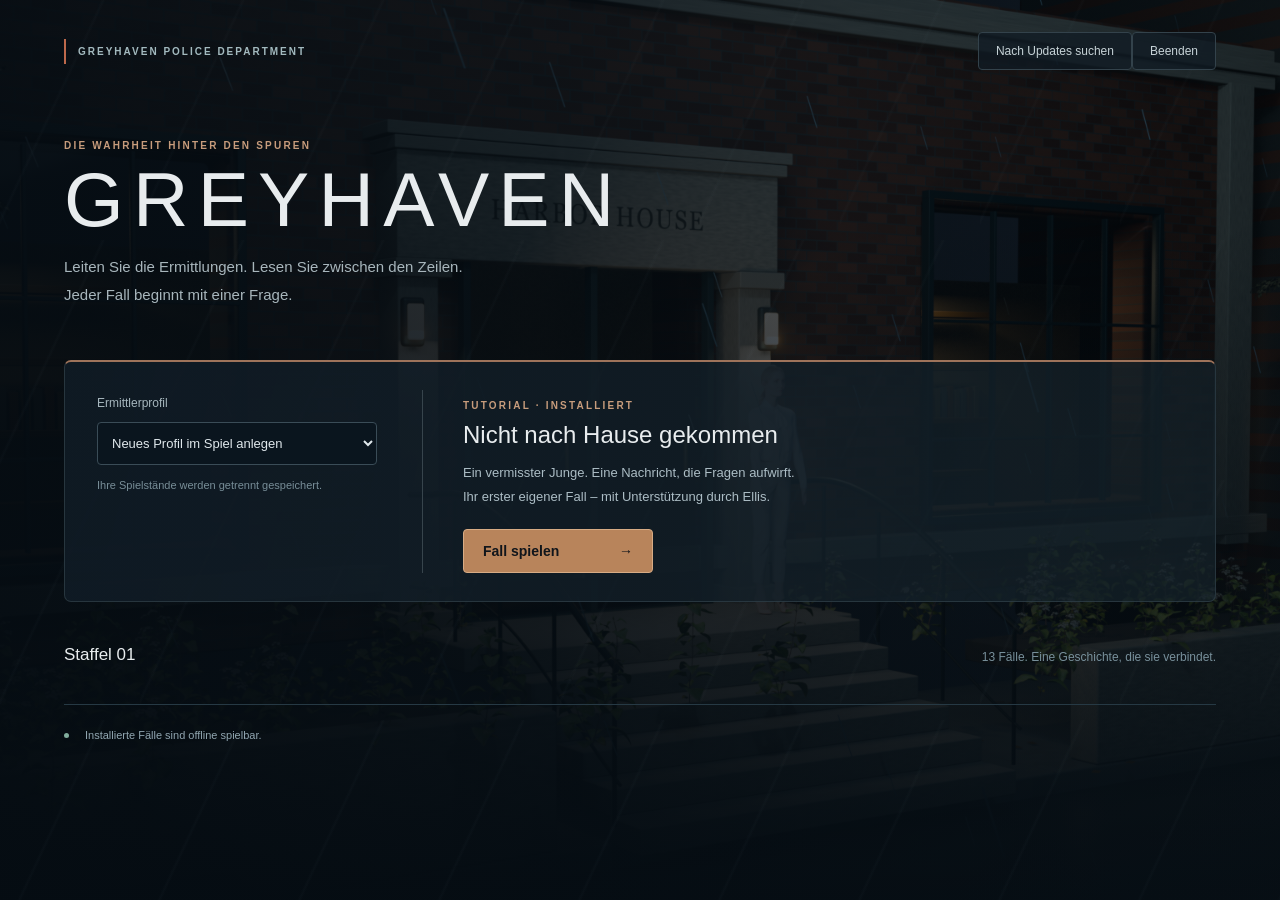
<file: episodes/tutorial-gh01/0.1.0/launcher/index.html>
<!doctype html>
<html lang="de"><head><meta charset="utf-8"><meta name="viewport" content="width=device-width,initial-scale=1"><meta http-equiv="Content-Security-Policy" content="default-src 'self'; script-src 'self'; style-src 'self'; img-src 'self'; connect-src 'none'; object-src 'none'; base-uri 'none'"><title>Greyhaven · Launcher</title><link rel="stylesheet" href="launcher.css"><script src="launcher.js" defer></script></head>
<body><div class="background" aria-hidden="true"></div><main><header><span class="badge">GREYHAVEN POLICE DEPARTMENT</span><div><button id="check">Nach Updates suchen</button><button id="quit">Beenden</button></div></header><section class="hero"><p class="eyebrow">DIE WAHRHEIT HINTER DEN SPUREN</p><h1>GREYHAVEN</h1><p class="lede">Leiten Sie die Ermittlungen. Lesen Sie zwischen den Zeilen.<br>Jeder Fall beginnt mit einer Frage.</p></section><section class="start"><div><label for="profile">Ermittlerprofil</label><select id="profile"><option value="">Neues Profil im Spiel anlegen</option></select><p id="profile-note">Ihre Spielstände werden getrennt gespeichert.</p></div><div><p class="eyebrow" id="selected-label">TUTORIAL · INSTALLIERT</p><h2 id="selected-title">Nicht nach Hause gekommen</h2><p id="selected-note">Ein vermisster Junge. Eine Nachricht, die Fragen aufwirft.<br>Ihr erster eigener Fall – mit Unterstützung durch Ellis.</p><button id="play" class="primary">Fall spielen <span aria-hidden="true">→</span></button><p id="error" role="alert" hidden></p></div></section><section class="season"><div class="section-head"><h2>Staffel 01</h2><p>13 Fälle. Eine Geschichte, die sie verbindet.</p></div><div id="cases"></div></section><footer><div><span class="status-dot"></span><p id="status" role="status">Installierte Fälle sind offline spielbar.</p></div><progress id="progress" max="1" value="0" hidden></progress><small id="version"></small></footer></main></body></html>
</file>
<file: episodes/tutorial-gh01/0.1.0/launcher/launcher.css>
@font-face{font-family:GreyhavenUI;src:local("Segoe UI")}*{box-sizing:border-box}html{color-scheme:dark}body{margin:0;color:#e8ecee;background:#081016;font-family:GreyhavenUI,"Segoe UI",sans-serif}.background{position:fixed;inset:0;background:linear-gradient(90deg,rgba(5,12,18,.95) 0%,rgba(5,12,18,.82) 43%,rgba(5,12,18,.42)),linear-gradient(0deg,#081016 0%,transparent 75%),url(background.png) center/cover;z-index:-1}.background:after{content:"";position:absolute;inset:0;background:linear-gradient(115deg,transparent 40%,rgba(145,170,180,.025) 41%,transparent 42%);background-size:140px 240px;animation:rain 7s linear infinite}main{max-width:1520px;margin:auto;padding:32px 5vw}header,.section-head,footer,footer>div{display:flex;align-items:center;justify-content:space-between;gap:16px}.badge{font-size:10px;font-weight:650;letter-spacing:.2em;color:#a3babf;border-left:2px solid #bd684b;padding:7px 12px}button{font:inherit;font-size:12px;background:#101b24bf;color:#c7d3d7;border:1px solid #33424b;border-radius:4px;padding:11px 17px;cursor:pointer;transition:background .18s,border-color .18s}button:hover{background:#263842;border-color:#708c96}button:focus-visible,select:focus-visible{outline:2px solid #e8b185;outline-offset:4px}button:disabled{cursor:default;opacity:.48}.hero{padding:60px 0 35px}.eyebrow{font-size:10px;letter-spacing:.22em;color:#c79c7c;font-weight:650}h1{font-size:clamp(48px,6vw,92px);font-weight:350;letter-spacing:.12em;margin:5px 0 15px;line-height:1}.lede{color:#a8b6bc;font-size:15px;line-height:1.9}.start{display:grid;grid-template-columns:280px 1fr;gap:45px;background:linear-gradient(105deg,#101b25e8,#16242cad);border:1px solid #33424bb3;border-top:2px solid #9e735a;border-radius:7px;padding:28px 32px}.start>div+div{border-left:1px solid #37444c;padding-left:40px}label{display:block;color:#a6b6bd;font-size:12px;margin:6px 0 12px}select{width:100%;padding:12px 10px;background:#0a151e;color:#e0e8ec;border:1px solid #3a4c57;border-radius:4px;font:inherit;font-size:13px}#profile-note{font-size:11px;line-height:1.8;color:#788e98}h2{font-size:24px;font-weight:500;margin:8px 0 12px}#selected-note{font-size:13px;color:#acbdc5;line-height:1.9;margin:0 0 19px}.primary{background:#b8845b;color:#10151b;border-color:#d7ab84;font-weight:650;min-width:190px;text-align:left;display:flex;justify-content:space-between;font-size:14px;padding:13px 19px}.primary:hover{background:#d3a47d;color:#0b1118}#error{color:#f0ac96;font-size:12px;max-width:550px}.season{padding-top:35px}.section-head h2{font-size:17px}.section-head p{font-size:12px;color:#78909b}#cases{display:grid;grid-template-columns:repeat(7,minmax(0,1fr));gap:9px}.case{min-height:90px;text-align:left;padding:14px 12px;background:#0f1a24bb;border-color:#263743;position:relative}.case strong{display:block;font-size:13px;font-weight:500;margin-top:12px}.case small{color:#8499a4;font-size:9px;letter-spacing:.07em}.case[aria-pressed=true]{border-color:#c69773;background:#22313c}.case:disabled{opacity:.67}footer{border-top:1px solid #263944;margin-top:27px;padding-top:13px;min-height:48px}footer>div{justify-content:flex-start}footer p{font-size:11px;color:#91a6b1;max-width:700px;margin:0}.status-dot{width:5px;height:5px;background:#81ad9d;border-radius:50%;flex-shrink:0}footer small{font-size:10px;color:#617b87}progress{width:160px;height:4px;accent-color:#c49a7a}[hidden]{display:none!important}@keyframes rain{to{background-position:140px 480px}}@media(max-width:1100px){main{padding:24px 4vw}.hero{padding-top:40px}#cases{grid-template-columns:repeat(5,minmax(0,1fr))}.start{gap:25px;grid-template-columns:240px 1fr;padding:22px}.start>div+div{padding-left:25px}h1{font-size:60px}}@media(prefers-reduced-motion:reduce){*{animation:none!important;transition:none!important}}
</file>
